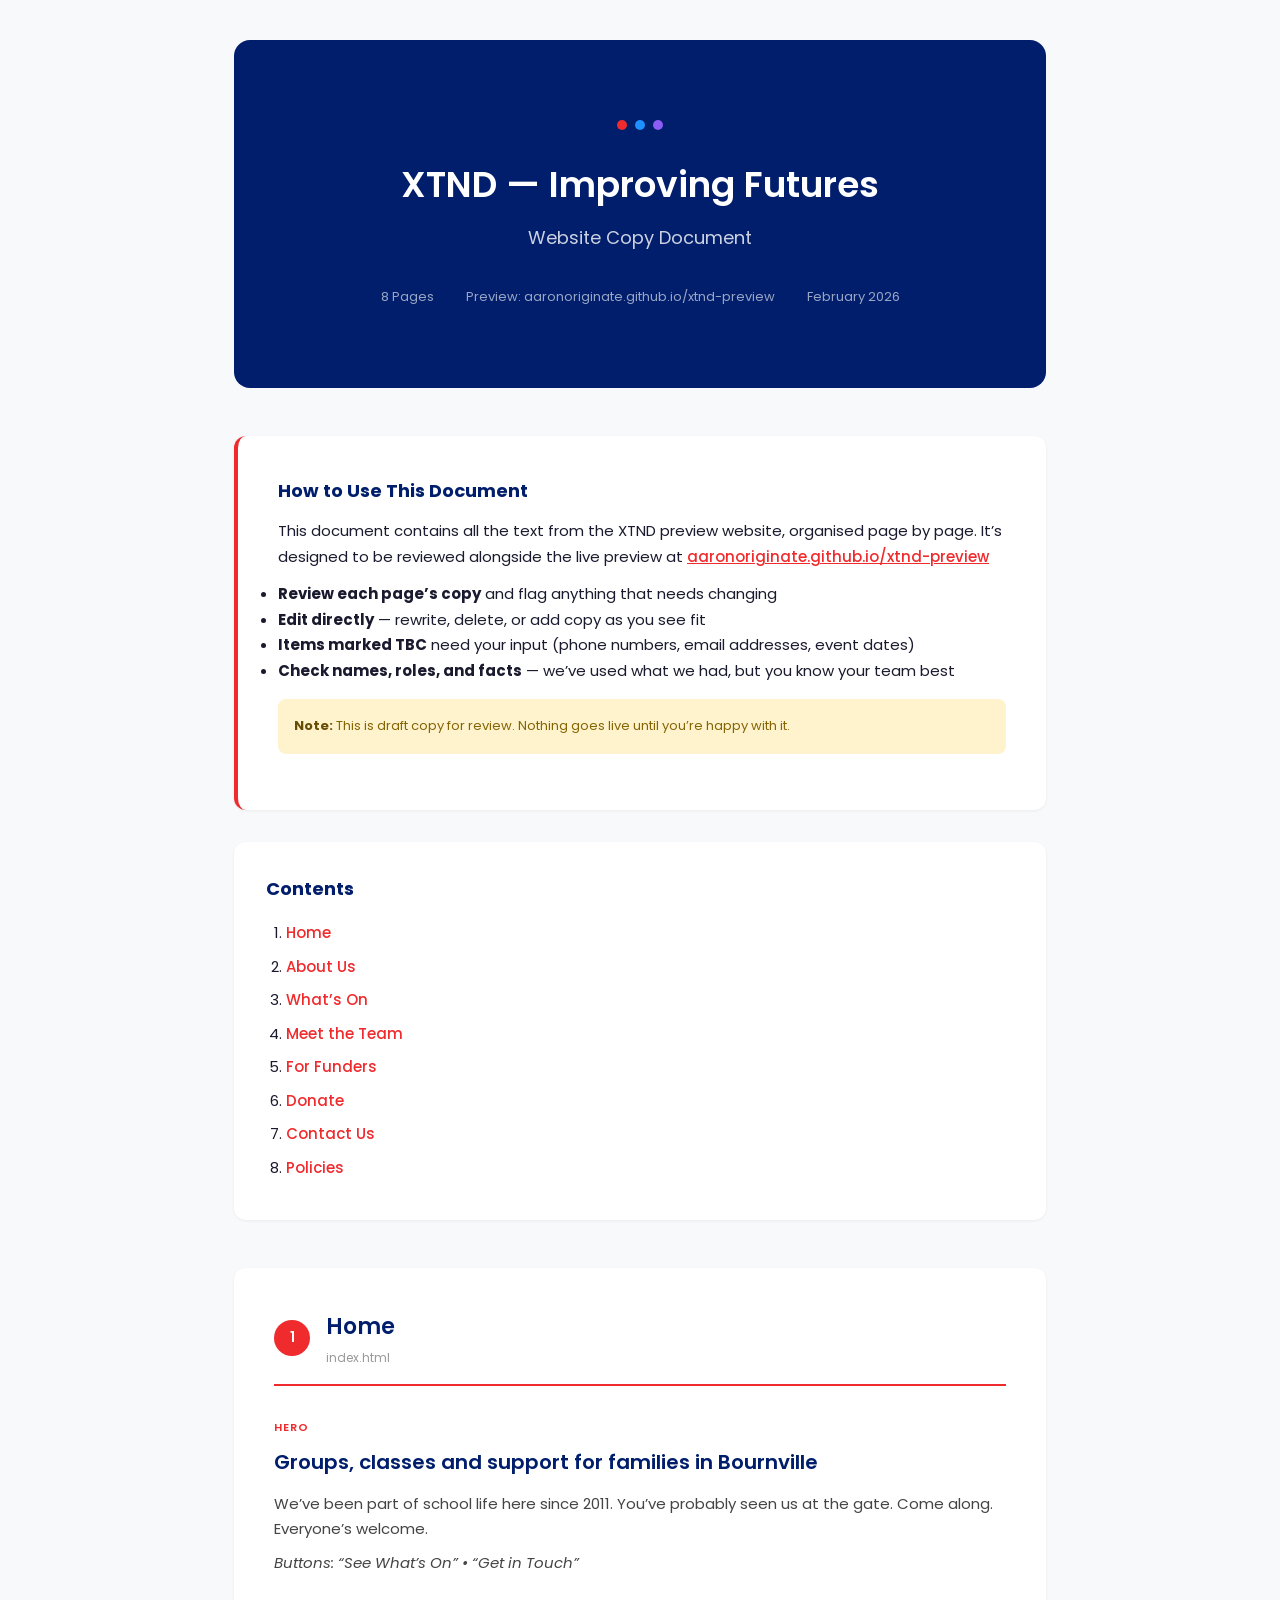
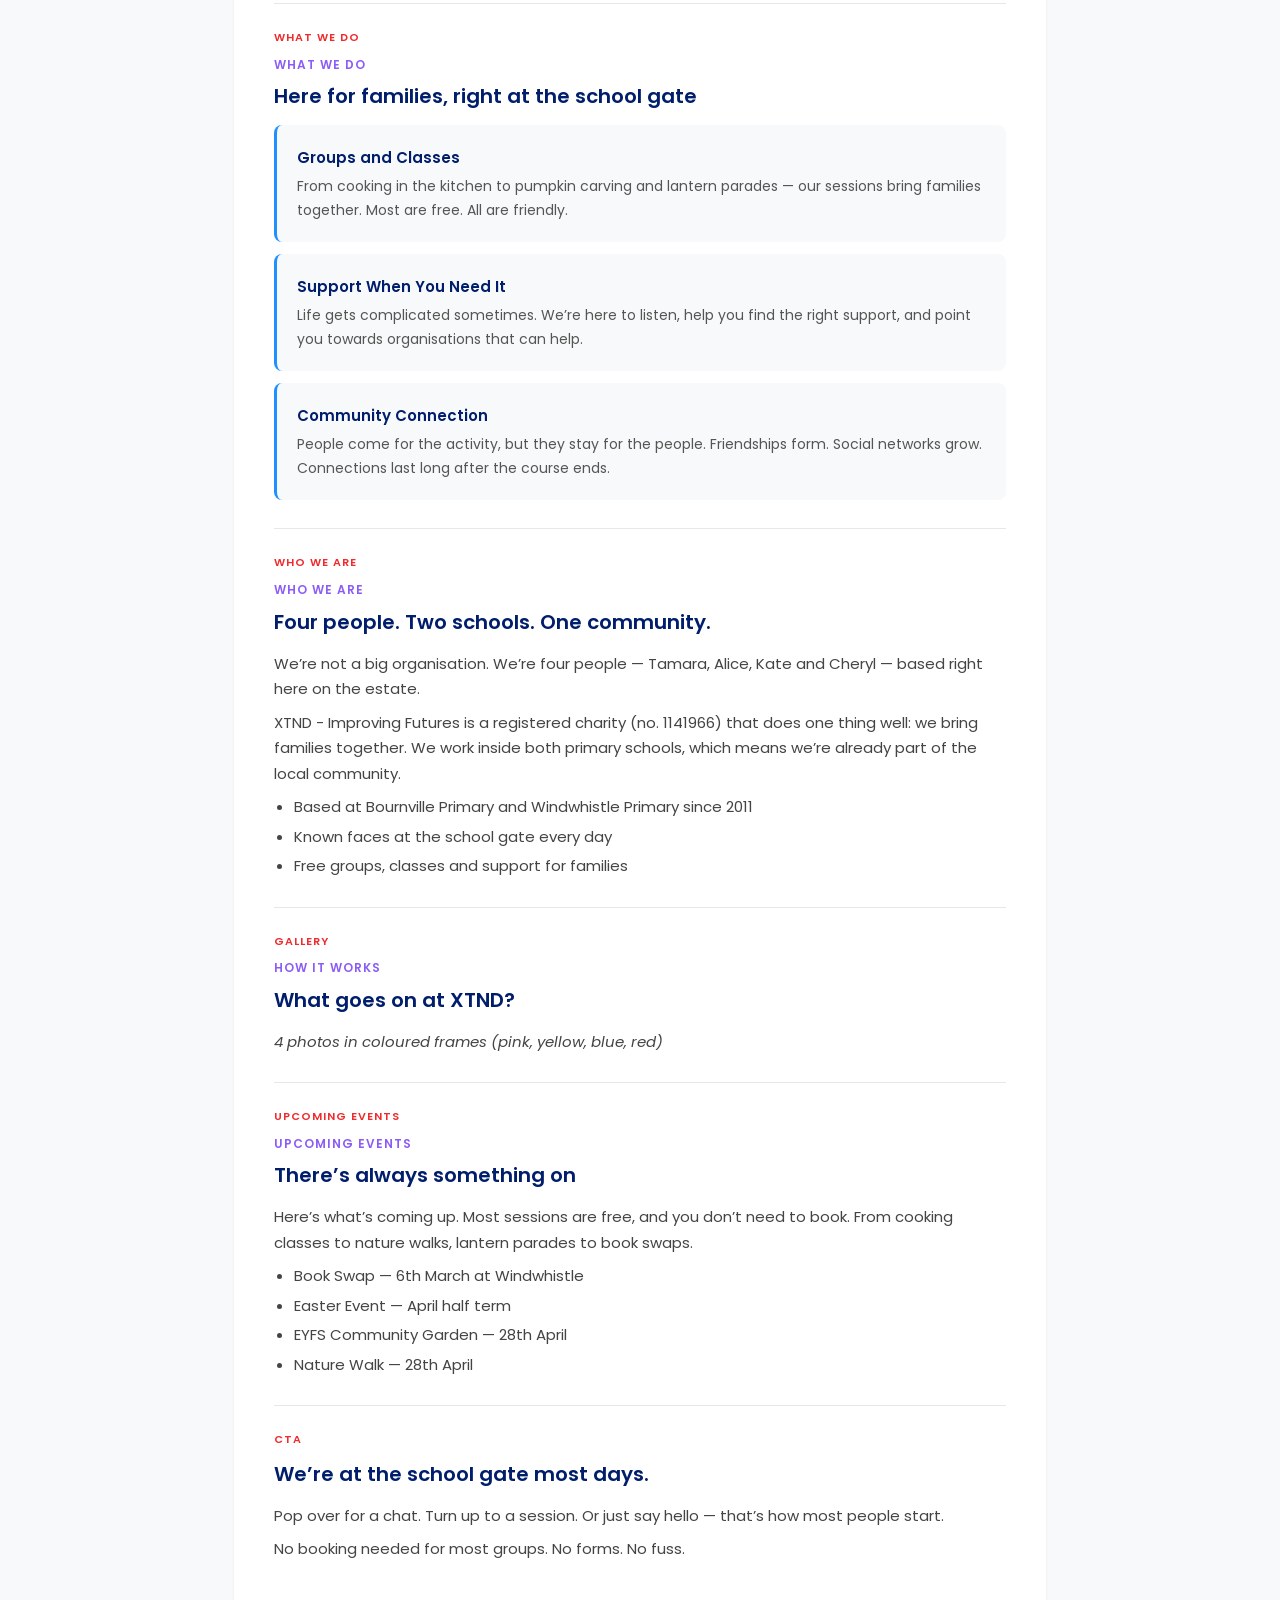
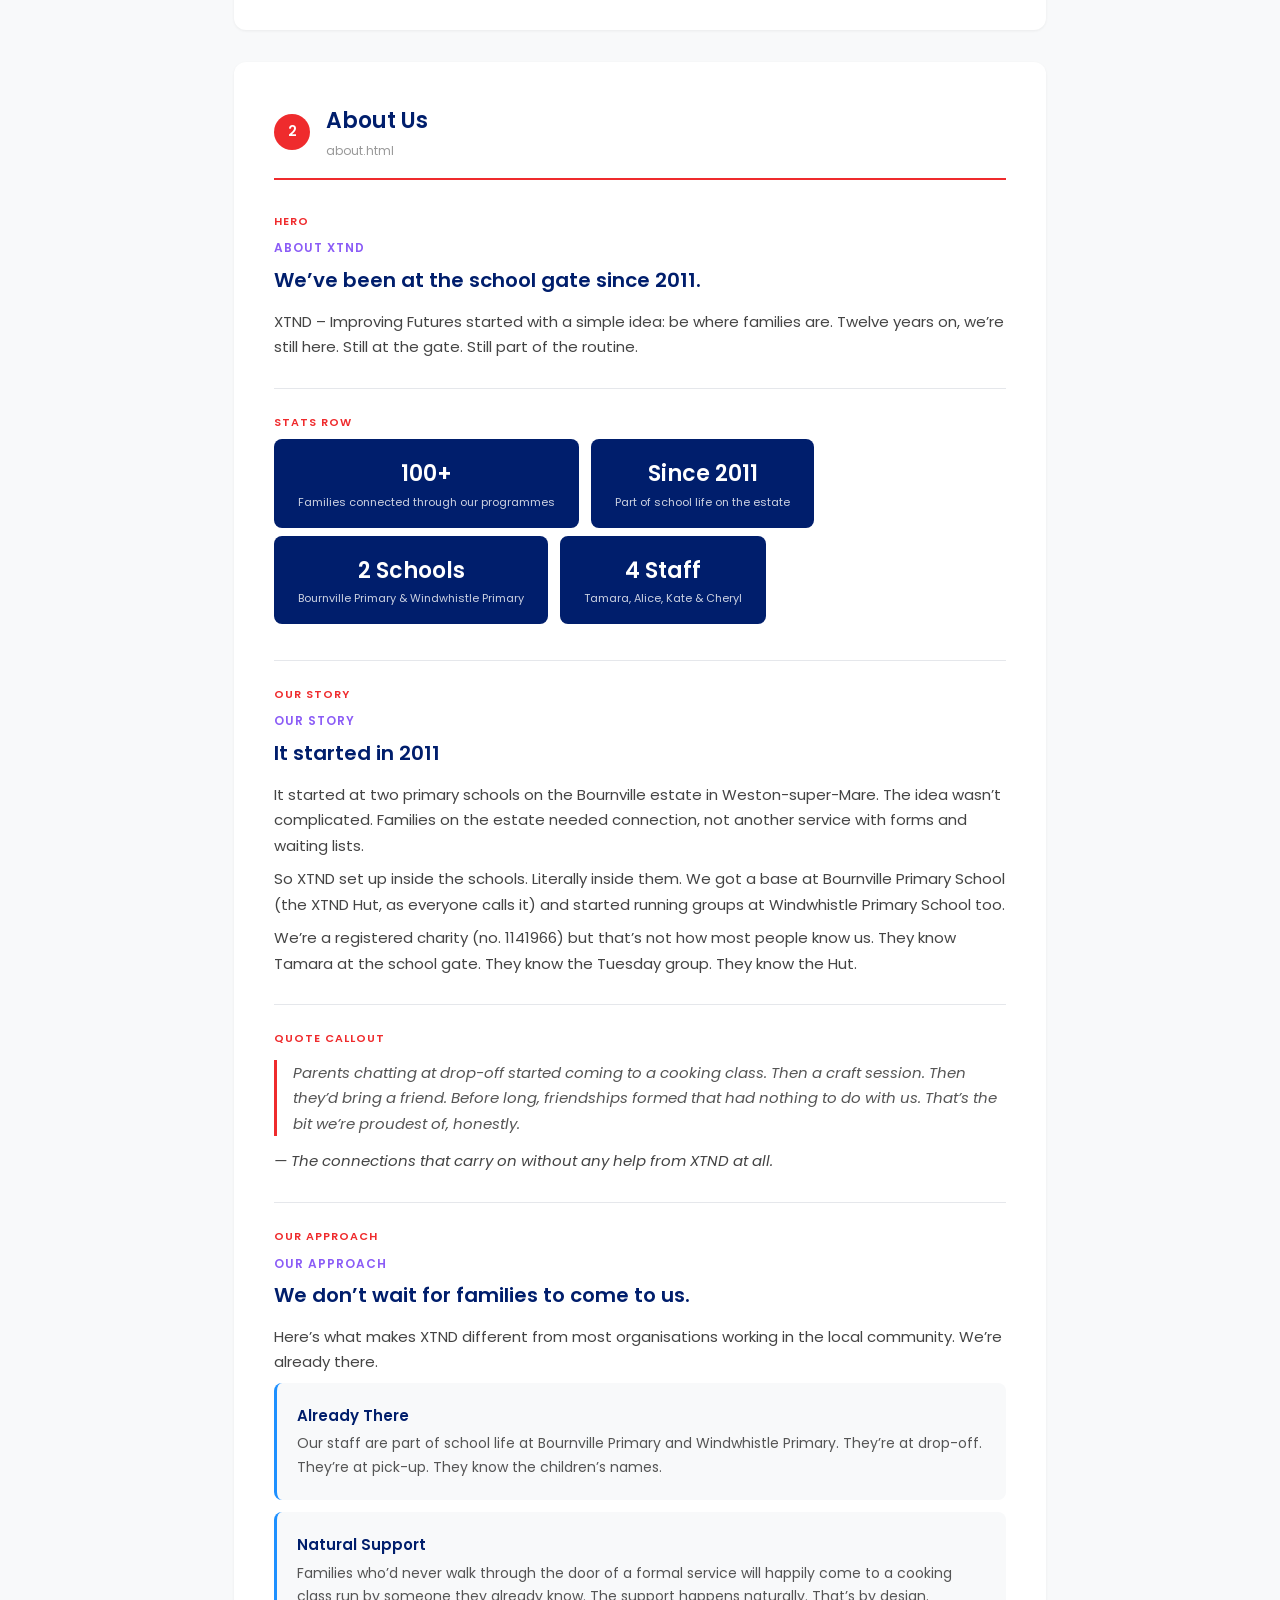
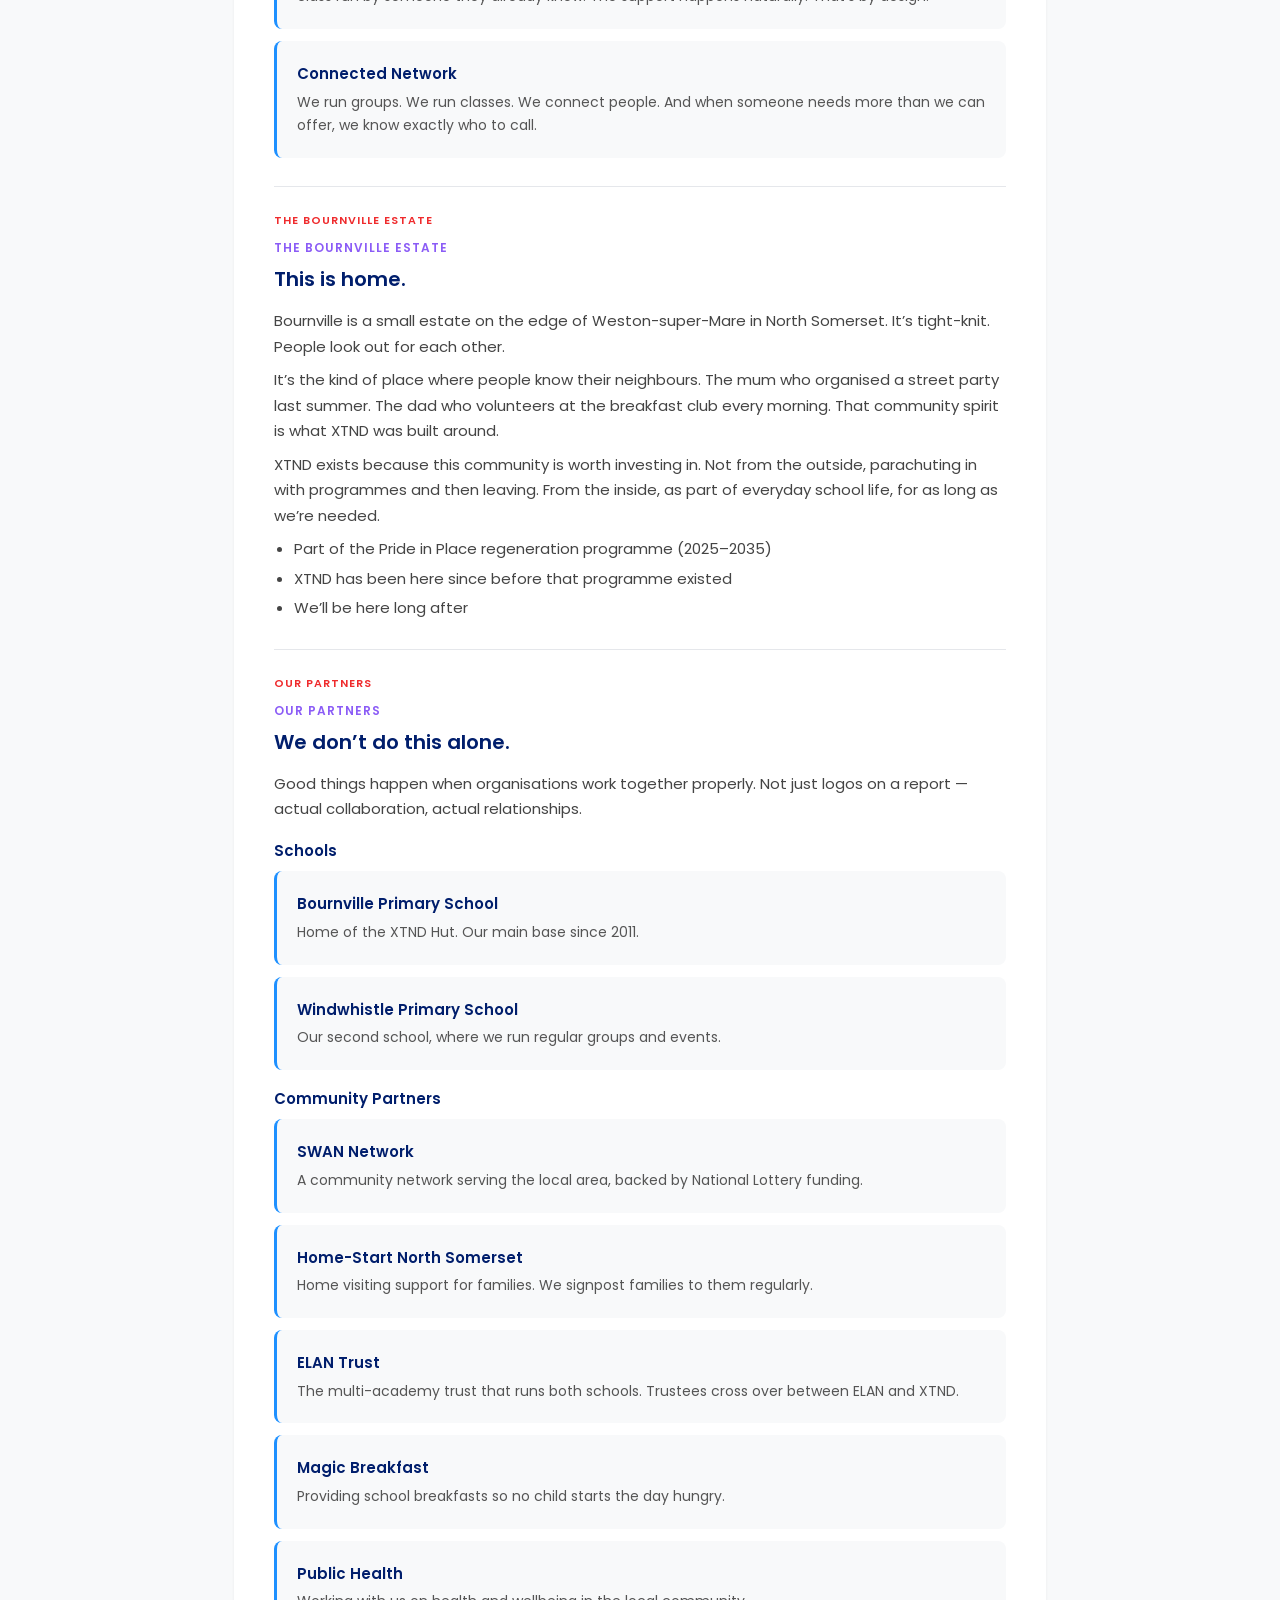
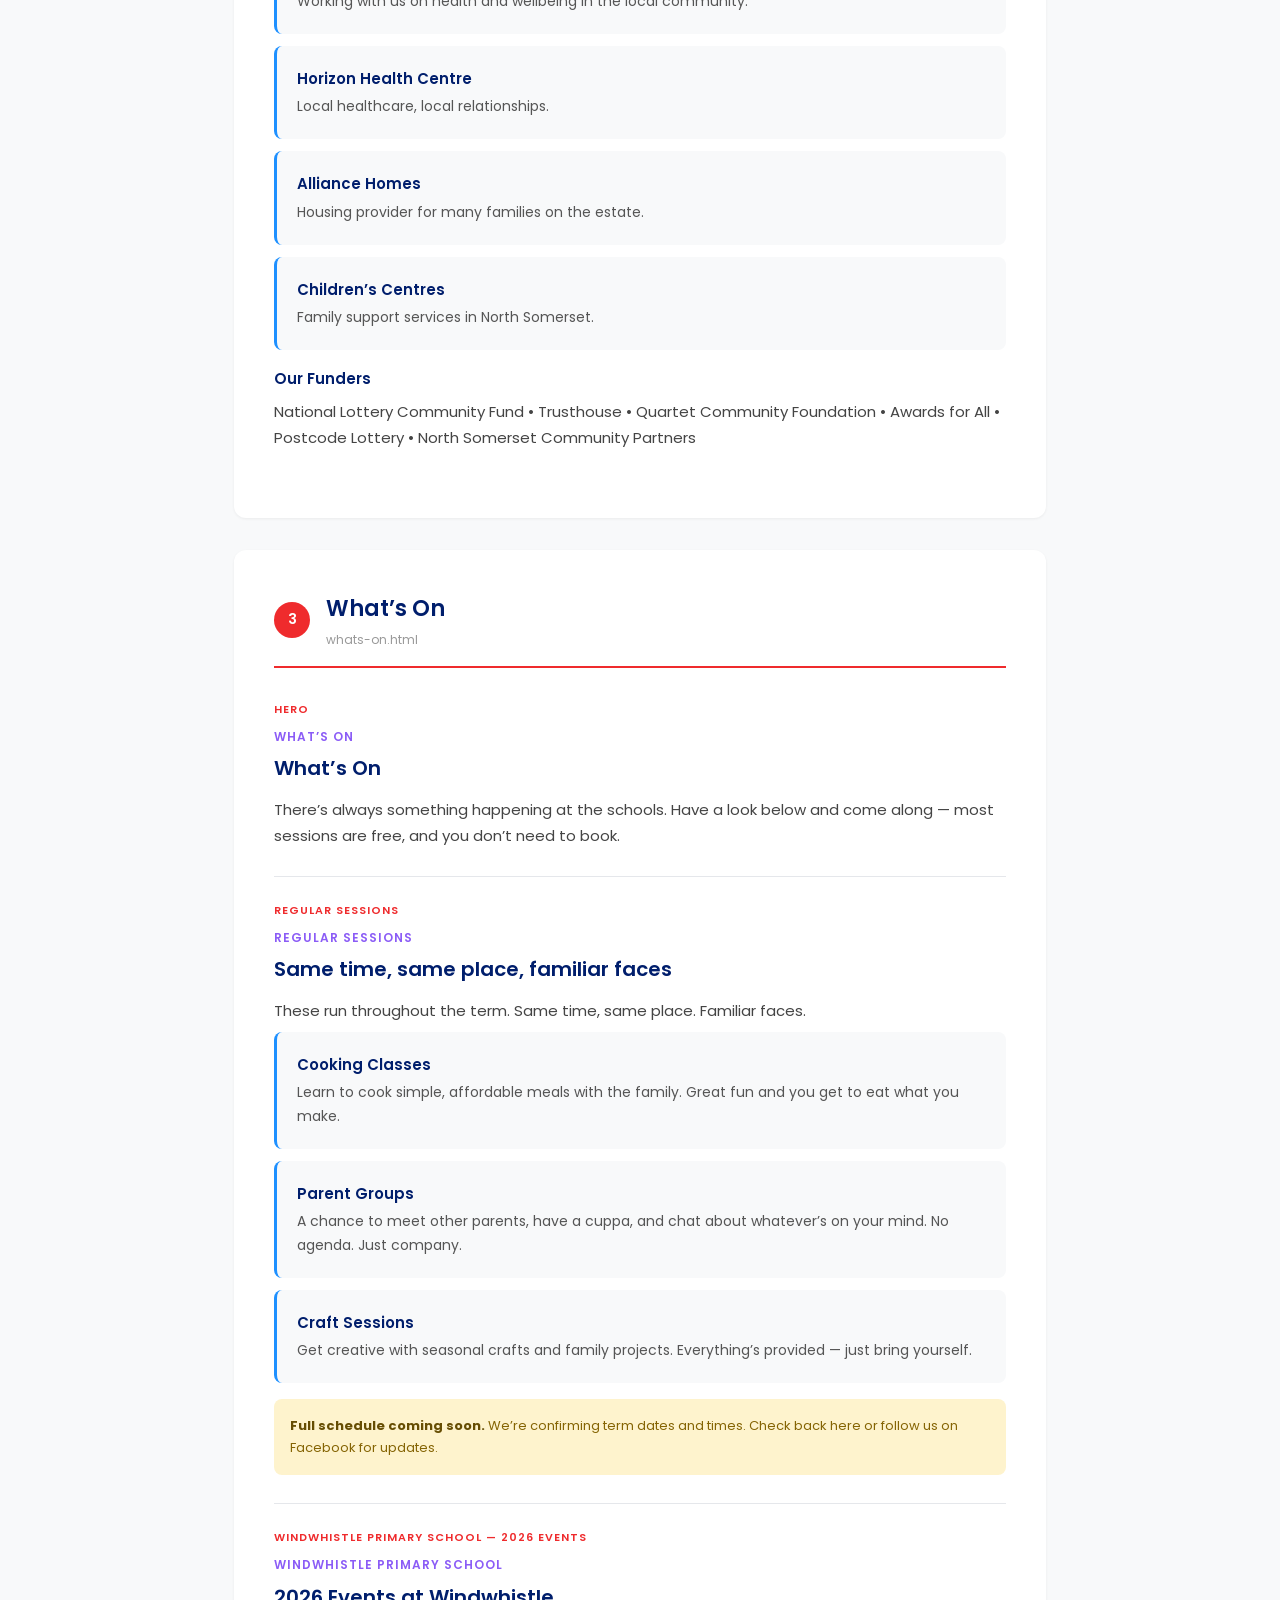
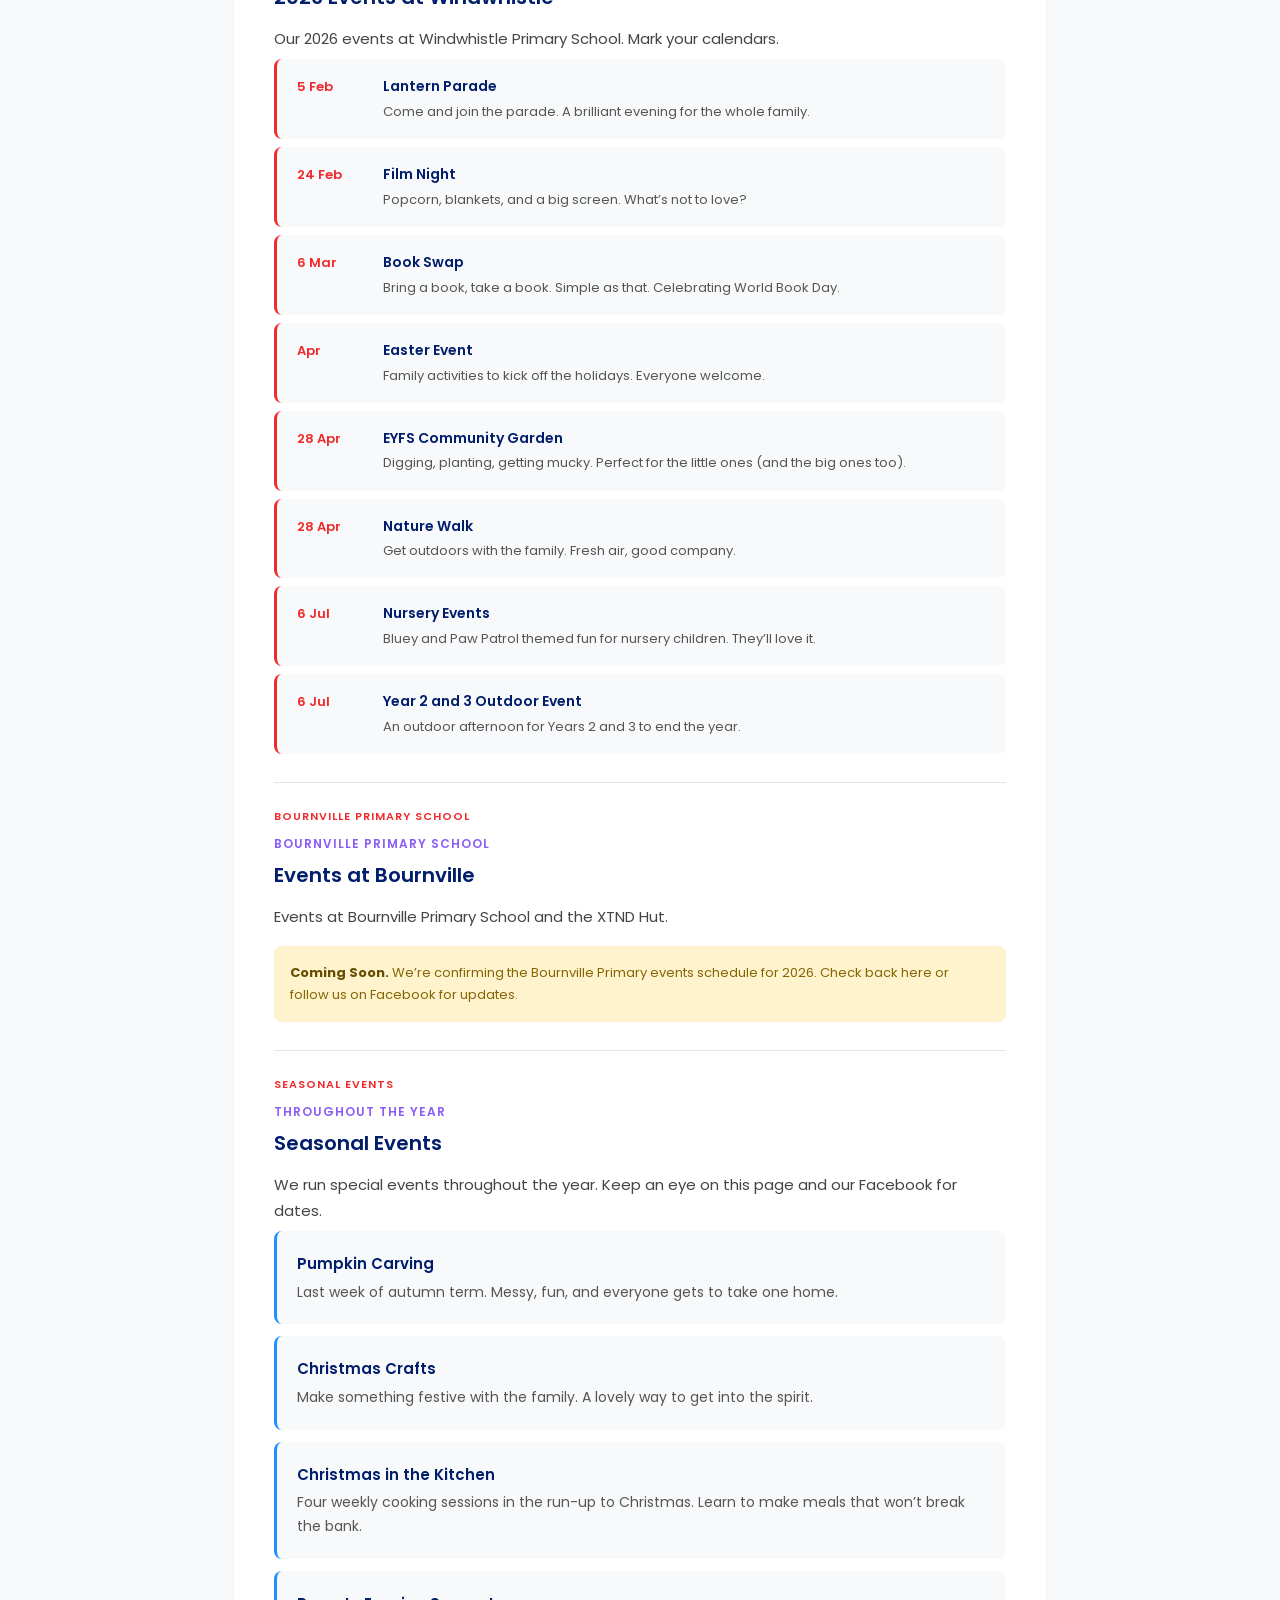
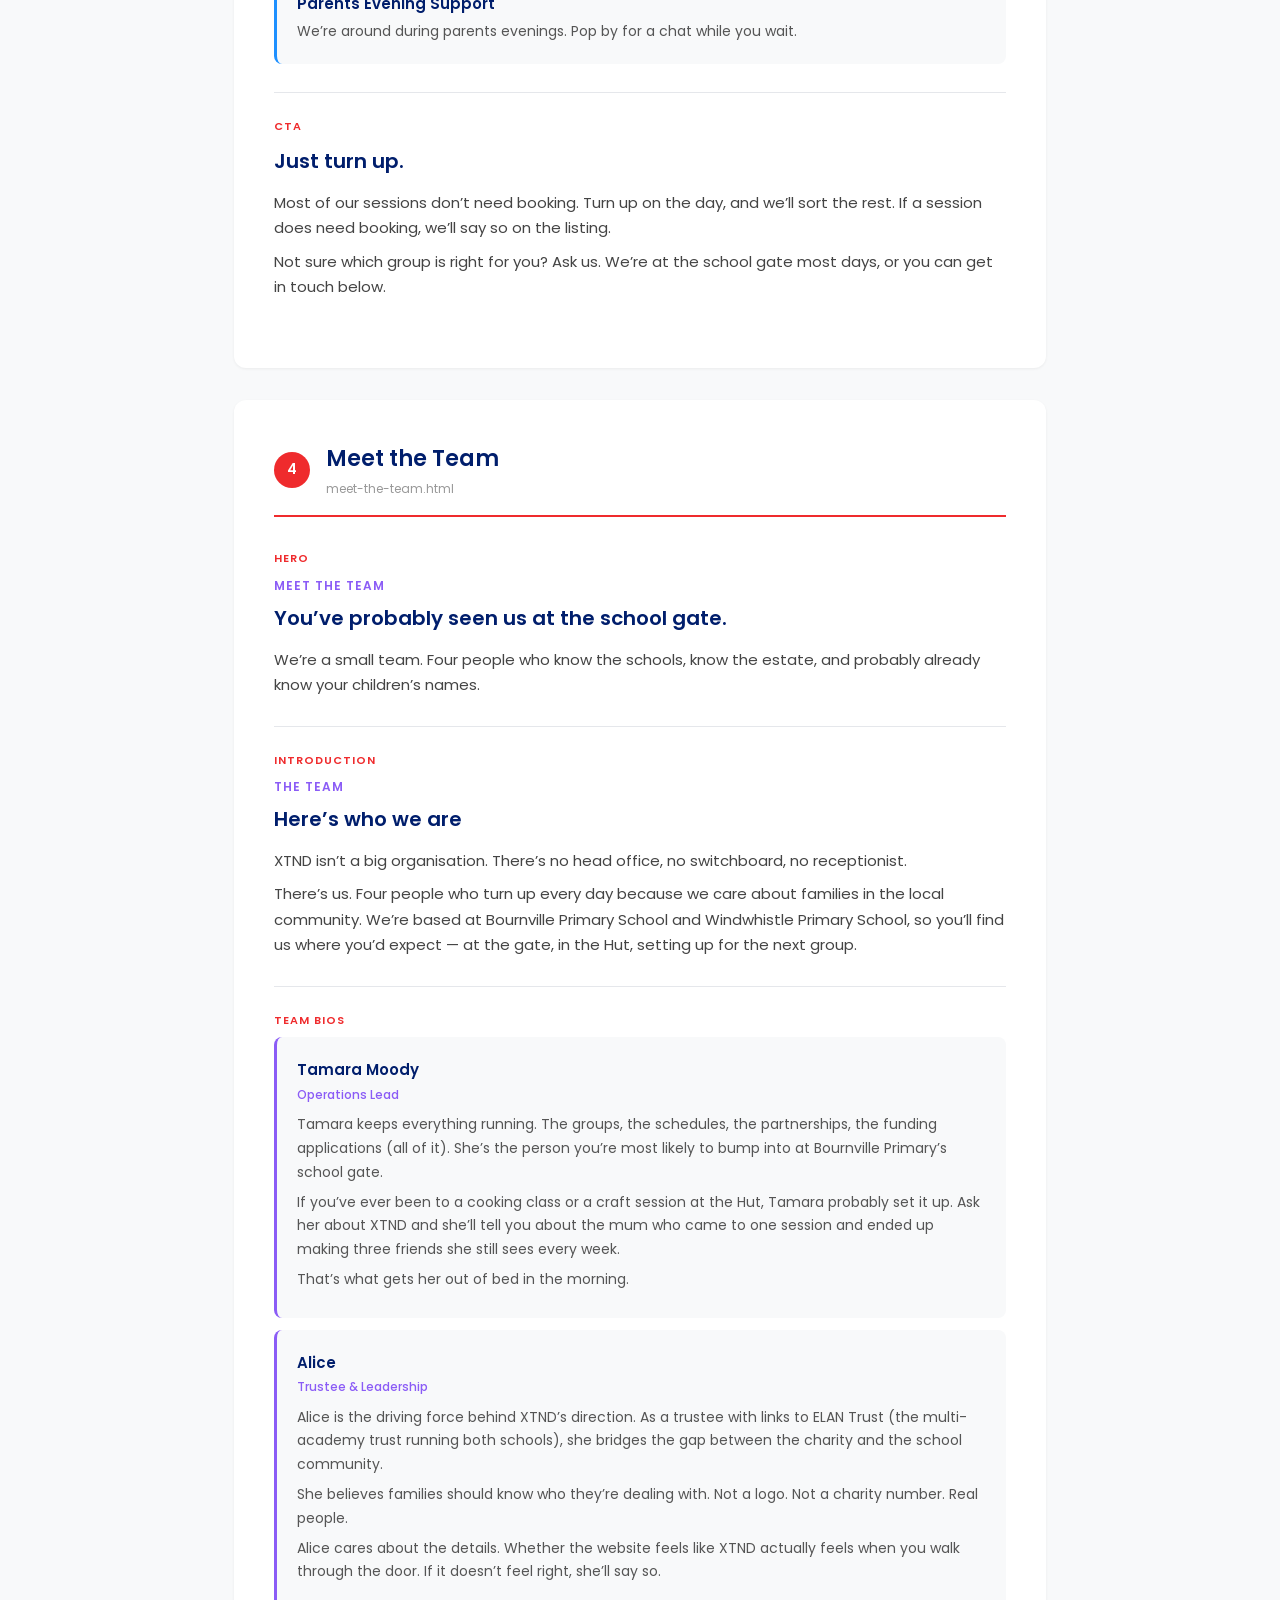
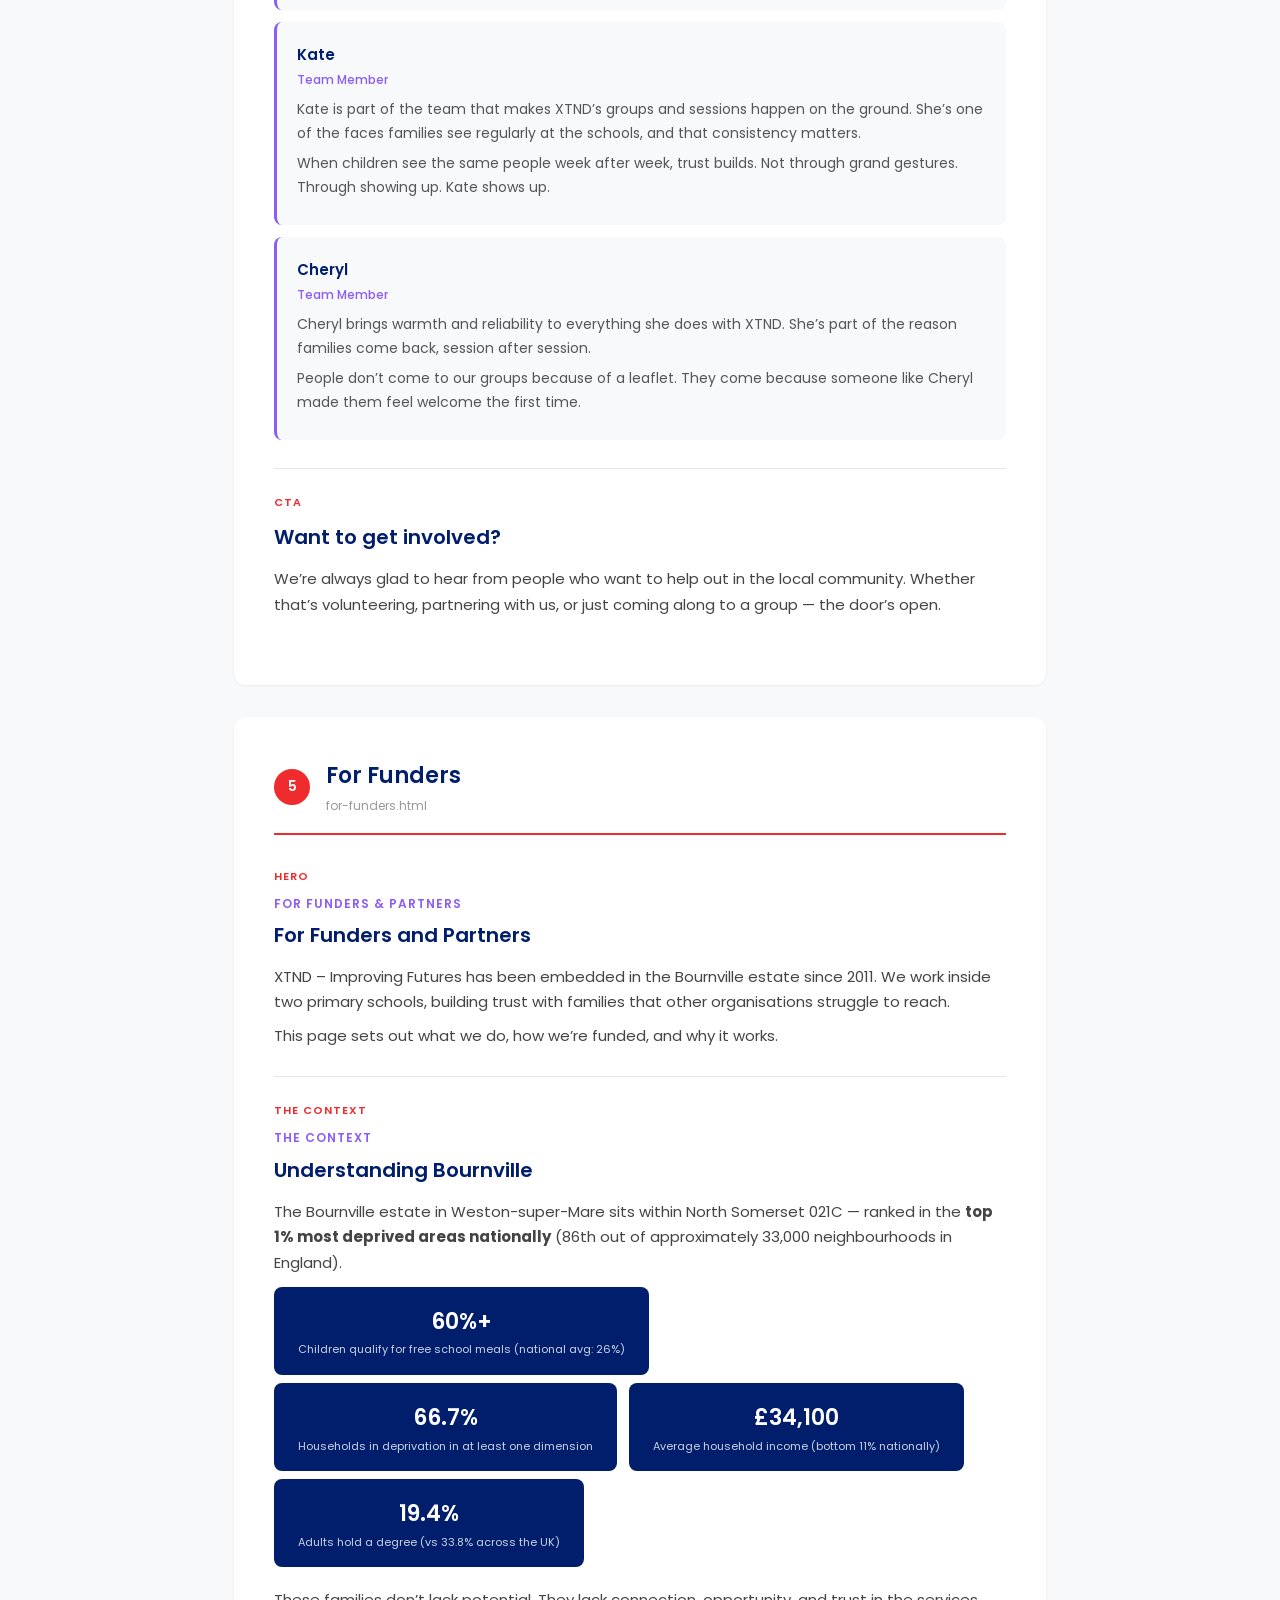
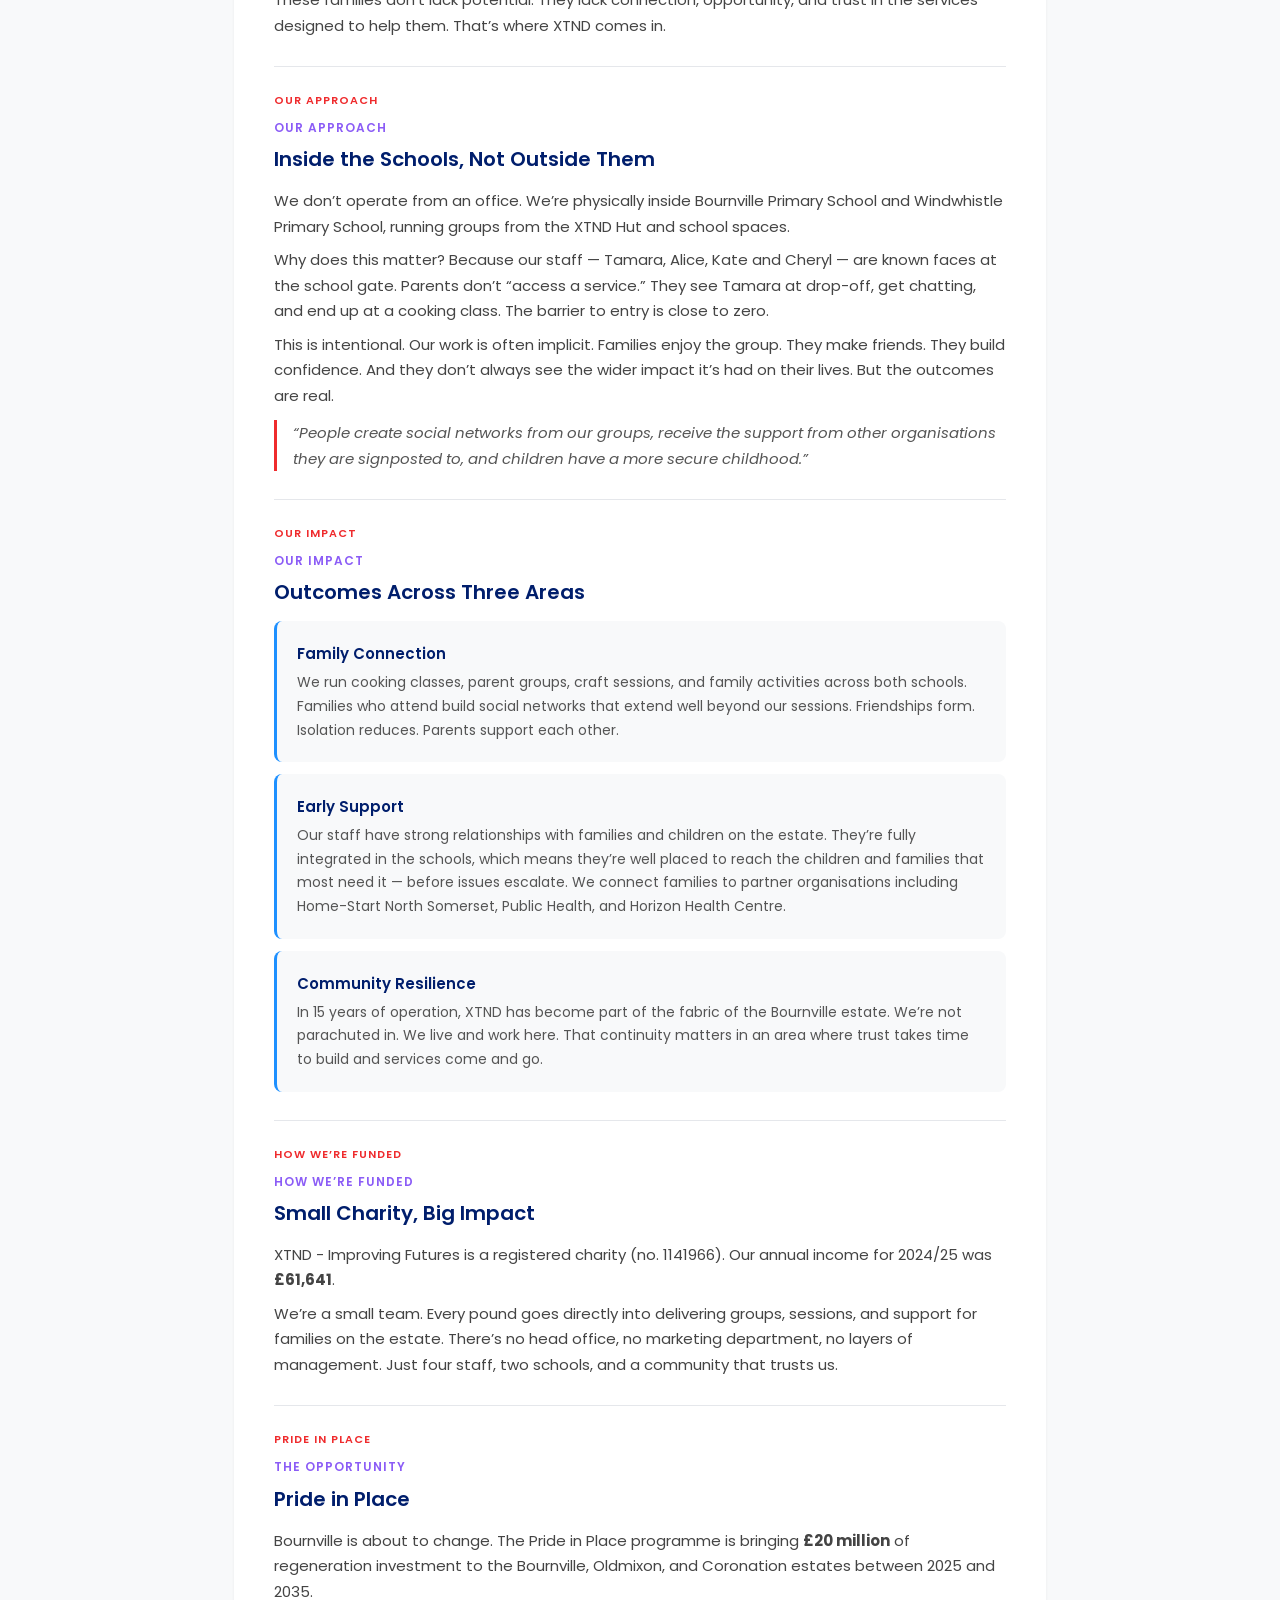
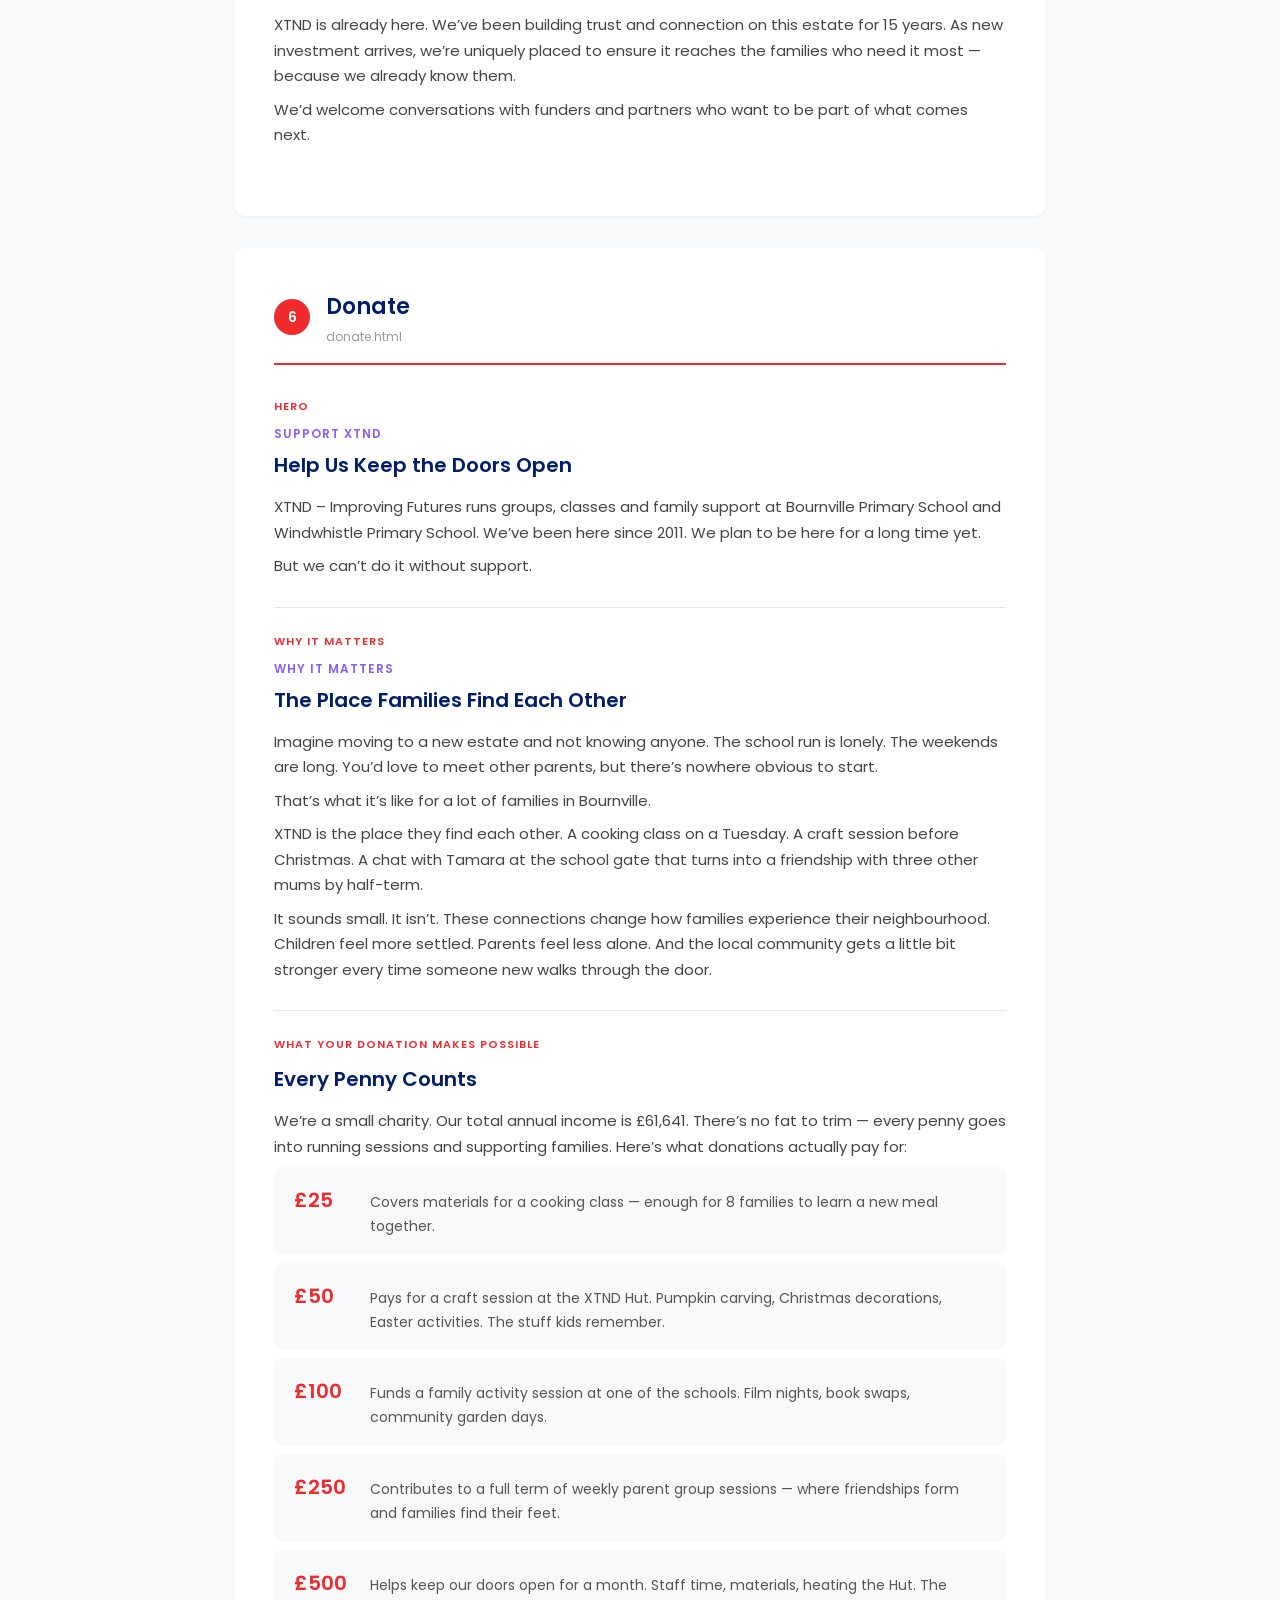
<file: XTND-Website-Copy.html>
<!DOCTYPE html>
<html lang="en">
<head>
  <meta charset="UTF-8">
  <meta name="viewport" content="width=device-width, initial-scale=1.0">
  <title>XTND Website Copy Document</title>
  <link rel="preconnect" href="https://fonts.googleapis.com">
  <link href="https://fonts.googleapis.com/css2?family=Poppins:wght@400;500;600&display=swap" rel="stylesheet">
  <style>
    * { margin: 0; padding: 0; box-sizing: border-box; }
    body { font-family: 'Poppins', sans-serif; color: #1a1a2e; background: #f8f9fa; line-height: 1.7; font-size: 15px; }
    .doc { max-width: 860px; margin: 0 auto; padding: 40px 24px 80px; }

    /* Cover */
    .cover { background: #001E6C; color: #fff; padding: 80px 48px; border-radius: 16px; margin-bottom: 48px; text-align: center; }
    .cover h1 { font-size: 36px; font-weight: 600; margin-bottom: 8px; }
    .cover .subtitle { font-size: 18px; opacity: 0.8; margin-bottom: 32px; }
    .cover .meta { display: flex; justify-content: center; gap: 32px; font-size: 13px; opacity: 0.6; }
    .cover .dots { display: flex; justify-content: center; gap: 8px; margin-bottom: 24px; }
    .cover .dot { width: 10px; height: 10px; border-radius: 50%; }
    .cover .dot--red { background: #EF2B2D; }
    .cover .dot--blue { background: #1E90FF; }
    .cover .dot--purple { background: #8B5CF6; }

    /* TOC */
    .toc { background: #fff; border-radius: 12px; padding: 32px; margin-bottom: 48px; box-shadow: 0 1px 3px rgba(0,0,0,0.06); }
    .toc h2 { font-size: 18px; margin-bottom: 16px; color: #001E6C; }
    .toc ol { padding-left: 20px; }
    .toc li { margin-bottom: 8px; }
    .toc a { color: #EF2B2D; text-decoration: none; font-weight: 500; }
    .toc a:hover { text-decoration: underline; }

    /* Page sections */
    .page { background: #fff; border-radius: 12px; padding: 40px; margin-bottom: 32px; box-shadow: 0 1px 3px rgba(0,0,0,0.06); }
    .page-header { display: flex; align-items: center; gap: 16px; margin-bottom: 32px; padding-bottom: 16px; border-bottom: 2px solid #EF2B2D; }
    .page-number { background: #EF2B2D; color: #fff; width: 36px; height: 36px; border-radius: 50%; display: flex; align-items: center; justify-content: center; font-weight: 600; font-size: 14px; flex-shrink: 0; }
    .page-title { font-size: 22px; font-weight: 600; color: #001E6C; }
    .page-url { font-size: 12px; color: #999; margin-top: 2px; }

    /* Section blocks */
    .section { margin-bottom: 28px; }
    .section-label { font-size: 11px; font-weight: 600; text-transform: uppercase; letter-spacing: 1px; color: #EF2B2D; margin-bottom: 8px; }
    .section h3 { font-size: 16px; font-weight: 600; color: #001E6C; margin-bottom: 4px; }
    .section p, .section li { color: #444; margin-bottom: 8px; }
    .section ul { padding-left: 20px; }
    .section ul li { margin-bottom: 4px; }
    .section blockquote { border-left: 3px solid #EF2B2D; padding-left: 16px; color: #555; font-style: italic; margin: 12px 0; }

    /* Eyebrow / heading combos */
    .eyebrow { font-size: 12px; font-weight: 600; text-transform: uppercase; letter-spacing: 1px; color: #8B5CF6; margin-bottom: 4px; }
    .heading { font-size: 20px; font-weight: 600; color: #001E6C; margin-bottom: 12px; }

    /* Cards / items */
    .card-block { background: #f8f9fa; border-radius: 8px; padding: 20px; margin-bottom: 12px; border-left: 3px solid #1E90FF; }
    .card-block h4 { font-size: 15px; font-weight: 600; color: #001E6C; margin-bottom: 4px; }
    .card-block p { margin-bottom: 0; font-size: 14px; color: #555; }

    .event-block { background: #f8f9fa; border-radius: 8px; padding: 16px 20px; margin-bottom: 8px; border-left: 3px solid #EF2B2D; display: flex; gap: 16px; align-items: baseline; }
    .event-block .date { font-weight: 600; color: #EF2B2D; white-space: nowrap; min-width: 70px; font-size: 13px; }
    .event-block .details h4 { font-size: 14px; font-weight: 600; color: #001E6C; margin-bottom: 2px; }
    .event-block .details p { font-size: 13px; color: #555; margin-bottom: 0; }

    .team-block { background: #f8f9fa; border-radius: 8px; padding: 20px; margin-bottom: 12px; border-left: 3px solid #8B5CF6; }
    .team-block h4 { font-size: 15px; font-weight: 600; color: #001E6C; margin-bottom: 2px; }
    .team-block .role { font-size: 12px; color: #8B5CF6; font-weight: 500; margin-bottom: 8px; }
    .team-block p { font-size: 14px; color: #555; margin-bottom: 6px; }

    .stat-block { display: inline-block; background: #001E6C; color: #fff; border-radius: 8px; padding: 16px 24px; margin: 0 8px 8px 0; text-align: center; }
    .stat-block .num { font-size: 22px; font-weight: 600; }
    .stat-block .label { font-size: 11px; opacity: 0.8; }

    .donation-block { display: flex; align-items: baseline; gap: 16px; background: #f8f9fa; border-radius: 8px; padding: 16px 20px; margin-bottom: 8px; }
    .donation-block .amount { font-size: 20px; font-weight: 600; color: #EF2B2D; min-width: 60px; }
    .donation-block p { font-size: 14px; color: #555; margin-bottom: 0; }

    .policy-block { background: #f8f9fa; border-radius: 8px; padding: 16px 20px; margin-bottom: 8px; }
    .policy-block h4 { font-size: 14px; font-weight: 600; color: #001E6C; margin-bottom: 2px; }
    .policy-block p { font-size: 13px; color: #555; margin-bottom: 0; }

    /* Notes */
    .note { background: #FEF3CD; border-radius: 8px; padding: 16px; margin: 16px 0; font-size: 13px; color: #856404; }
    .note strong { color: #664d03; }

    /* Divider */
    .divider { border: none; border-top: 1px solid #e5e7eb; margin: 24px 0; }

    /* Footer */
    .doc-footer { text-align: center; padding: 32px; font-size: 12px; color: #999; }

    /* Print */
    @media print {
      body { background: #fff; font-size: 11pt; }
      .doc { padding: 0; }
      .cover { page-break-after: always; }
      .page { box-shadow: none; border: 1px solid #e5e7eb; page-break-inside: avoid; }
    }
  </style>
</head>
<body>
  <div class="doc">

    <!-- Cover -->
    <div class="cover">
      <div class="dots">
        <span class="dot dot--red"></span>
        <span class="dot dot--blue"></span>
        <span class="dot dot--purple"></span>
      </div>
      <h1>XTND &mdash; Improving Futures</h1>
      <p class="subtitle">Website Copy Document</p>
      <div class="meta">
        <span>8 Pages</span>
        <span>Preview: aaronoriginate.github.io/xtnd-preview</span>
        <span>February 2026</span>
      </div>
    </div>

    <!-- Instructions -->
    <div class="page" style="border-left: 4px solid #EF2B2D;">
      <h2 style="font-size: 18px; color: #001E6C; margin-bottom: 12px;">How to Use This Document</h2>
      <p>This document contains all the text from the XTND preview website, organised page by page. It&rsquo;s designed to be reviewed alongside the live preview at <a href="https://aaronoriginate.github.io/xtnd-preview/" style="color: #EF2B2D; font-weight: 500;">aaronoriginate.github.io/xtnd-preview</a></p>
      <ul style="margin-top: 12px;">
        <li><strong>Review each page&rsquo;s copy</strong> and flag anything that needs changing</li>
        <li><strong>Edit directly</strong> &mdash; rewrite, delete, or add copy as you see fit</li>
        <li><strong>Items marked TBC</strong> need your input (phone numbers, email addresses, event dates)</li>
        <li><strong>Check names, roles, and facts</strong> &mdash; we&rsquo;ve used what we had, but you know your team best</li>
      </ul>
      <div class="note">
        <strong>Note:</strong> This is draft copy for review. Nothing goes live until you&rsquo;re happy with it.
      </div>
    </div>

    <!-- TOC -->
    <div class="toc">
      <h2>Contents</h2>
      <ol>
        <li><a href="#home">Home</a></li>
        <li><a href="#about">About Us</a></li>
        <li><a href="#whats-on">What&rsquo;s On</a></li>
        <li><a href="#meet-team">Meet the Team</a></li>
        <li><a href="#funders">For Funders</a></li>
        <li><a href="#donate">Donate</a></li>
        <li><a href="#contact">Contact Us</a></li>
        <li><a href="#policies">Policies</a></li>
      </ol>
    </div>

    <!-- ==================== PAGE 1: HOME ==================== -->
    <div class="page" id="home">
      <div class="page-header">
        <div class="page-number">1</div>
        <div>
          <div class="page-title">Home</div>
          <div class="page-url">index.html</div>
        </div>
      </div>

      <div class="section">
        <div class="section-label">Hero</div>
        <div class="heading">Groups, classes and support for families in Bournville</div>
        <p>We&rsquo;ve been part of school life here since 2011. You&rsquo;ve probably seen us at the gate. Come along. Everyone&rsquo;s welcome.</p>
        <p><em>Buttons: &ldquo;See What&rsquo;s On&rdquo; &bull; &ldquo;Get in Touch&rdquo;</em></p>
      </div>

      <hr class="divider">

      <div class="section">
        <div class="section-label">What We Do</div>
        <div class="eyebrow">What We Do</div>
        <div class="heading">Here for families, right at the school gate</div>

        <div class="card-block">
          <h4>Groups and Classes</h4>
          <p>From cooking in the kitchen to pumpkin carving and lantern parades &mdash; our sessions bring families together. Most are free. All are friendly.</p>
        </div>
        <div class="card-block">
          <h4>Support When You Need It</h4>
          <p>Life gets complicated sometimes. We&rsquo;re here to listen, help you find the right support, and point you towards organisations that can help.</p>
        </div>
        <div class="card-block">
          <h4>Community Connection</h4>
          <p>People come for the activity, but they stay for the people. Friendships form. Social networks grow. Connections last long after the course ends.</p>
        </div>
      </div>

      <hr class="divider">

      <div class="section">
        <div class="section-label">Who We Are</div>
        <div class="eyebrow">Who We Are</div>
        <div class="heading">Four people. Two schools. One community.</div>
        <p>We&rsquo;re not a big organisation. We&rsquo;re four people &mdash; Tamara, Alice, Kate and Cheryl &mdash; based right here on the estate.</p>
        <p>XTND - Improving Futures is a registered charity (no. 1141966) that does one thing well: we bring families together. We work inside both primary schools, which means we&rsquo;re already part of the local community.</p>
        <ul>
          <li>Based at Bournville Primary and Windwhistle Primary since 2011</li>
          <li>Known faces at the school gate every day</li>
          <li>Free groups, classes and support for families</li>
        </ul>
      </div>

      <hr class="divider">

      <div class="section">
        <div class="section-label">Gallery</div>
        <div class="eyebrow">How it works</div>
        <div class="heading">What goes on at XTND?</div>
        <p><em>4 photos in coloured frames (pink, yellow, blue, red)</em></p>
      </div>

      <hr class="divider">

      <div class="section">
        <div class="section-label">Upcoming Events</div>
        <div class="eyebrow">Upcoming Events</div>
        <div class="heading">There&rsquo;s always something on</div>
        <p>Here&rsquo;s what&rsquo;s coming up. Most sessions are free, and you don&rsquo;t need to book. From cooking classes to nature walks, lantern parades to book swaps.</p>
        <ul>
          <li>Book Swap &mdash; 6th March at Windwhistle</li>
          <li>Easter Event &mdash; April half term</li>
          <li>EYFS Community Garden &mdash; 28th April</li>
          <li>Nature Walk &mdash; 28th April</li>
        </ul>
      </div>

      <hr class="divider">

      <div class="section">
        <div class="section-label">CTA</div>
        <div class="heading">We&rsquo;re at the school gate most days.</div>
        <p>Pop over for a chat. Turn up to a session. Or just say hello &mdash; that&rsquo;s how most people start.</p>
        <p>No booking needed for most groups. No forms. No fuss.</p>
      </div>
    </div>

    <!-- ==================== PAGE 2: ABOUT ==================== -->
    <div class="page" id="about">
      <div class="page-header">
        <div class="page-number">2</div>
        <div>
          <div class="page-title">About Us</div>
          <div class="page-url">about.html</div>
        </div>
      </div>

      <div class="section">
        <div class="section-label">Hero</div>
        <div class="eyebrow">About XTND</div>
        <div class="heading">We&rsquo;ve been at the school gate since 2011.</div>
        <p>XTND &ndash; Improving Futures started with a simple idea: be where families are. Twelve years on, we&rsquo;re still here. Still at the gate. Still part of the routine.</p>
      </div>

      <hr class="divider">

      <div class="section">
        <div class="section-label">Stats Row</div>
        <div class="stat-block"><div class="num">100+</div><div class="label">Families connected through our programmes</div></div>
        <div class="stat-block"><div class="num">Since 2011</div><div class="label">Part of school life on the estate</div></div>
        <div class="stat-block"><div class="num">2 Schools</div><div class="label">Bournville Primary &amp; Windwhistle Primary</div></div>
        <div class="stat-block"><div class="num">4 Staff</div><div class="label">Tamara, Alice, Kate &amp; Cheryl</div></div>
      </div>

      <hr class="divider">

      <div class="section">
        <div class="section-label">Our Story</div>
        <div class="eyebrow">Our Story</div>
        <div class="heading">It started in 2011</div>
        <p>It started at two primary schools on the Bournville estate in Weston-super-Mare. The idea wasn&rsquo;t complicated. Families on the estate needed connection, not another service with forms and waiting lists.</p>
        <p>So XTND set up inside the schools. Literally inside them. We got a base at Bournville Primary School (the XTND Hut, as everyone calls it) and started running groups at Windwhistle Primary School too.</p>
        <p>We&rsquo;re a registered charity (no. 1141966) but that&rsquo;s not how most people know us. They know Tamara at the school gate. They know the Tuesday group. They know the Hut.</p>
      </div>

      <hr class="divider">

      <div class="section">
        <div class="section-label">Quote Callout</div>
        <blockquote>Parents chatting at drop-off started coming to a cooking class. Then a craft session. Then they&rsquo;d bring a friend. Before long, friendships formed that had nothing to do with us. That&rsquo;s the bit we&rsquo;re proudest of, honestly.</blockquote>
        <p><em>&mdash; The connections that carry on without any help from XTND at all.</em></p>
      </div>

      <hr class="divider">

      <div class="section">
        <div class="section-label">Our Approach</div>
        <div class="eyebrow">Our Approach</div>
        <div class="heading">We don&rsquo;t wait for families to come to us.</div>
        <p>Here&rsquo;s what makes XTND different from most organisations working in the local community. We&rsquo;re already there.</p>

        <div class="card-block">
          <h4>Already There</h4>
          <p>Our staff are part of school life at Bournville Primary and Windwhistle Primary. They&rsquo;re at drop-off. They&rsquo;re at pick-up. They know the children&rsquo;s names.</p>
        </div>
        <div class="card-block">
          <h4>Natural Support</h4>
          <p>Families who&rsquo;d never walk through the door of a formal service will happily come to a cooking class run by someone they already know. The support happens naturally. That&rsquo;s by design.</p>
        </div>
        <div class="card-block">
          <h4>Connected Network</h4>
          <p>We run groups. We run classes. We connect people. And when someone needs more than we can offer, we know exactly who to call.</p>
        </div>
      </div>

      <hr class="divider">

      <div class="section">
        <div class="section-label">The Bournville Estate</div>
        <div class="eyebrow">The Bournville Estate</div>
        <div class="heading">This is home.</div>
        <p>Bournville is a small estate on the edge of Weston-super-Mare in North Somerset. It&rsquo;s tight-knit. People look out for each other.</p>
        <p>It&rsquo;s the kind of place where people know their neighbours. The mum who organised a street party last summer. The dad who volunteers at the breakfast club every morning. That community spirit is what XTND was built around.</p>
        <p>XTND exists because this community is worth investing in. Not from the outside, parachuting in with programmes and then leaving. From the inside, as part of everyday school life, for as long as we&rsquo;re needed.</p>
        <ul>
          <li>Part of the Pride in Place regeneration programme (2025&ndash;2035)</li>
          <li>XTND has been here since before that programme existed</li>
          <li>We&rsquo;ll be here long after</li>
        </ul>
      </div>

      <hr class="divider">

      <div class="section">
        <div class="section-label">Our Partners</div>
        <div class="eyebrow">Our Partners</div>
        <div class="heading">We don&rsquo;t do this alone.</div>
        <p>Good things happen when organisations work together properly. Not just logos on a report &mdash; actual collaboration, actual relationships.</p>

        <h3 style="margin: 16px 0 8px; font-size: 15px;">Schools</h3>
        <div class="card-block">
          <h4>Bournville Primary School</h4>
          <p>Home of the XTND Hut. Our main base since 2011.</p>
        </div>
        <div class="card-block">
          <h4>Windwhistle Primary School</h4>
          <p>Our second school, where we run regular groups and events.</p>
        </div>

        <h3 style="margin: 16px 0 8px; font-size: 15px;">Community Partners</h3>
        <div class="card-block"><h4>SWAN Network</h4><p>A community network serving the local area, backed by National Lottery funding.</p></div>
        <div class="card-block"><h4>Home-Start North Somerset</h4><p>Home visiting support for families. We signpost families to them regularly.</p></div>
        <div class="card-block"><h4>ELAN Trust</h4><p>The multi-academy trust that runs both schools. Trustees cross over between ELAN and XTND.</p></div>
        <div class="card-block"><h4>Magic Breakfast</h4><p>Providing school breakfasts so no child starts the day hungry.</p></div>
        <div class="card-block"><h4>Public Health</h4><p>Working with us on health and wellbeing in the local community.</p></div>
        <div class="card-block"><h4>Horizon Health Centre</h4><p>Local healthcare, local relationships.</p></div>
        <div class="card-block"><h4>Alliance Homes</h4><p>Housing provider for many families on the estate.</p></div>
        <div class="card-block"><h4>Children&rsquo;s Centres</h4><p>Family support services in North Somerset.</p></div>

        <h3 style="margin: 16px 0 8px; font-size: 15px;">Our Funders</h3>
        <p>National Lottery Community Fund &bull; Trusthouse &bull; Quartet Community Foundation &bull; Awards for All &bull; Postcode Lottery &bull; North Somerset Community Partners</p>
      </div>
    </div>

    <!-- ==================== PAGE 3: WHAT'S ON ==================== -->
    <div class="page" id="whats-on">
      <div class="page-header">
        <div class="page-number">3</div>
        <div>
          <div class="page-title">What&rsquo;s On</div>
          <div class="page-url">whats-on.html</div>
        </div>
      </div>

      <div class="section">
        <div class="section-label">Hero</div>
        <div class="eyebrow">What&rsquo;s On</div>
        <div class="heading">What&rsquo;s On</div>
        <p>There&rsquo;s always something happening at the schools. Have a look below and come along &mdash; most sessions are free, and you don&rsquo;t need to book.</p>
      </div>

      <hr class="divider">

      <div class="section">
        <div class="section-label">Regular Sessions</div>
        <div class="eyebrow">Regular Sessions</div>
        <div class="heading">Same time, same place, familiar faces</div>
        <p>These run throughout the term. Same time, same place. Familiar faces.</p>

        <div class="card-block">
          <h4>Cooking Classes</h4>
          <p>Learn to cook simple, affordable meals with the family. Great fun and you get to eat what you make.</p>
        </div>
        <div class="card-block">
          <h4>Parent Groups</h4>
          <p>A chance to meet other parents, have a cuppa, and chat about whatever&rsquo;s on your mind. No agenda. Just company.</p>
        </div>
        <div class="card-block">
          <h4>Craft Sessions</h4>
          <p>Get creative with seasonal crafts and family projects. Everything&rsquo;s provided &mdash; just bring yourself.</p>
        </div>

        <div class="note">
          <strong>Full schedule coming soon.</strong> We&rsquo;re confirming term dates and times. Check back here or follow us on Facebook for updates.
        </div>
      </div>

      <hr class="divider">

      <div class="section">
        <div class="section-label">Windwhistle Primary School &mdash; 2026 Events</div>
        <div class="eyebrow">Windwhistle Primary School</div>
        <div class="heading">2026 Events at Windwhistle</div>
        <p>Our 2026 events at Windwhistle Primary School. Mark your calendars.</p>

        <div class="event-block"><div class="date">5 Feb</div><div class="details"><h4>Lantern Parade</h4><p>Come and join the parade. A brilliant evening for the whole family.</p></div></div>
        <div class="event-block"><div class="date">24 Feb</div><div class="details"><h4>Film Night</h4><p>Popcorn, blankets, and a big screen. What&rsquo;s not to love?</p></div></div>
        <div class="event-block"><div class="date">6 Mar</div><div class="details"><h4>Book Swap</h4><p>Bring a book, take a book. Simple as that. Celebrating World Book Day.</p></div></div>
        <div class="event-block"><div class="date">Apr</div><div class="details"><h4>Easter Event</h4><p>Family activities to kick off the holidays. Everyone welcome.</p></div></div>
        <div class="event-block"><div class="date">28 Apr</div><div class="details"><h4>EYFS Community Garden</h4><p>Digging, planting, getting mucky. Perfect for the little ones (and the big ones too).</p></div></div>
        <div class="event-block"><div class="date">28 Apr</div><div class="details"><h4>Nature Walk</h4><p>Get outdoors with the family. Fresh air, good company.</p></div></div>
        <div class="event-block"><div class="date">6 Jul</div><div class="details"><h4>Nursery Events</h4><p>Bluey and Paw Patrol themed fun for nursery children. They&rsquo;ll love it.</p></div></div>
        <div class="event-block"><div class="date">6 Jul</div><div class="details"><h4>Year 2 and 3 Outdoor Event</h4><p>An outdoor afternoon for Years 2 and 3 to end the year.</p></div></div>
      </div>

      <hr class="divider">

      <div class="section">
        <div class="section-label">Bournville Primary School</div>
        <div class="eyebrow">Bournville Primary School</div>
        <div class="heading">Events at Bournville</div>
        <p>Events at Bournville Primary School and the XTND Hut.</p>
        <div class="note"><strong>Coming Soon.</strong> We&rsquo;re confirming the Bournville Primary events schedule for 2026. Check back here or follow us on Facebook for updates.</div>
      </div>

      <hr class="divider">

      <div class="section">
        <div class="section-label">Seasonal Events</div>
        <div class="eyebrow">Throughout the Year</div>
        <div class="heading">Seasonal Events</div>
        <p>We run special events throughout the year. Keep an eye on this page and our Facebook for dates.</p>

        <div class="card-block"><h4>Pumpkin Carving</h4><p>Last week of autumn term. Messy, fun, and everyone gets to take one home.</p></div>
        <div class="card-block"><h4>Christmas Crafts</h4><p>Make something festive with the family. A lovely way to get into the spirit.</p></div>
        <div class="card-block"><h4>Christmas in the Kitchen</h4><p>Four weekly cooking sessions in the run-up to Christmas. Learn to make meals that won&rsquo;t break the bank.</p></div>
        <div class="card-block"><h4>Parents Evening Support</h4><p>We&rsquo;re around during parents evenings. Pop by for a chat while you wait.</p></div>
      </div>

      <hr class="divider">

      <div class="section">
        <div class="section-label">CTA</div>
        <div class="heading">Just turn up.</div>
        <p>Most of our sessions don&rsquo;t need booking. Turn up on the day, and we&rsquo;ll sort the rest. If a session does need booking, we&rsquo;ll say so on the listing.</p>
        <p>Not sure which group is right for you? Ask us. We&rsquo;re at the school gate most days, or you can get in touch below.</p>
      </div>
    </div>

    <!-- ==================== PAGE 4: MEET THE TEAM ==================== -->
    <div class="page" id="meet-team">
      <div class="page-header">
        <div class="page-number">4</div>
        <div>
          <div class="page-title">Meet the Team</div>
          <div class="page-url">meet-the-team.html</div>
        </div>
      </div>

      <div class="section">
        <div class="section-label">Hero</div>
        <div class="eyebrow">Meet the Team</div>
        <div class="heading">You&rsquo;ve probably seen us at the school gate.</div>
        <p>We&rsquo;re a small team. Four people who know the schools, know the estate, and probably already know your children&rsquo;s names.</p>
      </div>

      <hr class="divider">

      <div class="section">
        <div class="section-label">Introduction</div>
        <div class="eyebrow">The Team</div>
        <div class="heading">Here&rsquo;s who we are</div>
        <p>XTND isn&rsquo;t a big organisation. There&rsquo;s no head office, no switchboard, no receptionist.</p>
        <p>There&rsquo;s us. Four people who turn up every day because we care about families in the local community. We&rsquo;re based at Bournville Primary School and Windwhistle Primary School, so you&rsquo;ll find us where you&rsquo;d expect &mdash; at the gate, in the Hut, setting up for the next group.</p>
      </div>

      <hr class="divider">

      <div class="section">
        <div class="section-label">Team Bios</div>

        <div class="team-block">
          <h4>Tamara Moody</h4>
          <div class="role">Operations Lead</div>
          <p>Tamara keeps everything running. The groups, the schedules, the partnerships, the funding applications (all of it). She&rsquo;s the person you&rsquo;re most likely to bump into at Bournville Primary&rsquo;s school gate.</p>
          <p>If you&rsquo;ve ever been to a cooking class or a craft session at the Hut, Tamara probably set it up. Ask her about XTND and she&rsquo;ll tell you about the mum who came to one session and ended up making three friends she still sees every week.</p>
          <p>That&rsquo;s what gets her out of bed in the morning.</p>
        </div>

        <div class="team-block">
          <h4>Alice</h4>
          <div class="role">Trustee &amp; Leadership</div>
          <p>Alice is the driving force behind XTND&rsquo;s direction. As a trustee with links to ELAN Trust (the multi-academy trust running both schools), she bridges the gap between the charity and the school community.</p>
          <p>She believes families should know who they&rsquo;re dealing with. Not a logo. Not a charity number. Real people.</p>
          <p>Alice cares about the details. Whether the website feels like XTND actually feels when you walk through the door. If it doesn&rsquo;t feel right, she&rsquo;ll say so.</p>
        </div>

        <div class="team-block">
          <h4>Kate</h4>
          <div class="role">Team Member</div>
          <p>Kate is part of the team that makes XTND&rsquo;s groups and sessions happen on the ground. She&rsquo;s one of the faces families see regularly at the schools, and that consistency matters.</p>
          <p>When children see the same people week after week, trust builds. Not through grand gestures. Through showing up. Kate shows up.</p>
        </div>

        <div class="team-block">
          <h4>Cheryl</h4>
          <div class="role">Team Member</div>
          <p>Cheryl brings warmth and reliability to everything she does with XTND. She&rsquo;s part of the reason families come back, session after session.</p>
          <p>People don&rsquo;t come to our groups because of a leaflet. They come because someone like Cheryl made them feel welcome the first time.</p>
        </div>
      </div>

      <hr class="divider">

      <div class="section">
        <div class="section-label">CTA</div>
        <div class="heading">Want to get involved?</div>
        <p>We&rsquo;re always glad to hear from people who want to help out in the local community. Whether that&rsquo;s volunteering, partnering with us, or just coming along to a group &mdash; the door&rsquo;s open.</p>
      </div>
    </div>

    <!-- ==================== PAGE 5: FOR FUNDERS ==================== -->
    <div class="page" id="funders">
      <div class="page-header">
        <div class="page-number">5</div>
        <div>
          <div class="page-title">For Funders</div>
          <div class="page-url">for-funders.html</div>
        </div>
      </div>

      <div class="section">
        <div class="section-label">Hero</div>
        <div class="eyebrow">For Funders &amp; Partners</div>
        <div class="heading">For Funders and Partners</div>
        <p>XTND &ndash; Improving Futures has been embedded in the Bournville estate since 2011. We work inside two primary schools, building trust with families that other organisations struggle to reach.</p>
        <p>This page sets out what we do, how we&rsquo;re funded, and why it works.</p>
      </div>

      <hr class="divider">

      <div class="section">
        <div class="section-label">The Context</div>
        <div class="eyebrow">The Context</div>
        <div class="heading">Understanding Bournville</div>
        <p>The Bournville estate in Weston-super-Mare sits within North Somerset 021C &mdash; ranked in the <strong>top 1% most deprived areas nationally</strong> (86th out of approximately 33,000 neighbourhoods in England).</p>
        <div style="margin-top: 12px;">
          <div class="stat-block"><div class="num">60%+</div><div class="label">Children qualify for free school meals (national avg: 26%)</div></div>
          <div class="stat-block"><div class="num">66.7%</div><div class="label">Households in deprivation in at least one dimension</div></div>
          <div class="stat-block"><div class="num">&pound;34,100</div><div class="label">Average household income (bottom 11% nationally)</div></div>
          <div class="stat-block"><div class="num">19.4%</div><div class="label">Adults hold a degree (vs 33.8% across the UK)</div></div>
        </div>
        <p style="margin-top: 12px;">These families don&rsquo;t lack potential. They lack connection, opportunity, and trust in the services designed to help them. That&rsquo;s where XTND comes in.</p>
      </div>

      <hr class="divider">

      <div class="section">
        <div class="section-label">Our Approach</div>
        <div class="eyebrow">Our Approach</div>
        <div class="heading">Inside the Schools, Not Outside Them</div>
        <p>We don&rsquo;t operate from an office. We&rsquo;re physically inside Bournville Primary School and Windwhistle Primary School, running groups from the XTND Hut and school spaces.</p>
        <p>Why does this matter? Because our staff &mdash; Tamara, Alice, Kate and Cheryl &mdash; are known faces at the school gate. Parents don&rsquo;t &ldquo;access a service.&rdquo; They see Tamara at drop-off, get chatting, and end up at a cooking class. The barrier to entry is close to zero.</p>
        <p>This is intentional. Our work is often implicit. Families enjoy the group. They make friends. They build confidence. And they don&rsquo;t always see the wider impact it&rsquo;s had on their lives. But the outcomes are real.</p>
        <blockquote>&ldquo;People create social networks from our groups, receive the support from other organisations they are signposted to, and children have a more secure childhood.&rdquo;</blockquote>
      </div>

      <hr class="divider">

      <div class="section">
        <div class="section-label">Our Impact</div>
        <div class="eyebrow">Our Impact</div>
        <div class="heading">Outcomes Across Three Areas</div>

        <div class="card-block"><h4>Family Connection</h4><p>We run cooking classes, parent groups, craft sessions, and family activities across both schools. Families who attend build social networks that extend well beyond our sessions. Friendships form. Isolation reduces. Parents support each other.</p></div>
        <div class="card-block"><h4>Early Support</h4><p>Our staff have strong relationships with families and children on the estate. They&rsquo;re fully integrated in the schools, which means they&rsquo;re well placed to reach the children and families that most need it &mdash; before issues escalate. We connect families to partner organisations including Home-Start North Somerset, Public Health, and Horizon Health Centre.</p></div>
        <div class="card-block"><h4>Community Resilience</h4><p>In 15 years of operation, XTND has become part of the fabric of the Bournville estate. We&rsquo;re not parachuted in. We live and work here. That continuity matters in an area where trust takes time to build and services come and go.</p></div>
      </div>

      <hr class="divider">

      <div class="section">
        <div class="section-label">How We&rsquo;re Funded</div>
        <div class="eyebrow">How We&rsquo;re Funded</div>
        <div class="heading">Small Charity, Big Impact</div>
        <p>XTND - Improving Futures is a registered charity (no. 1141966). Our annual income for 2024/25 was <strong>&pound;61,641</strong>.</p>
        <p>We&rsquo;re a small team. Every pound goes directly into delivering groups, sessions, and support for families on the estate. There&rsquo;s no head office, no marketing department, no layers of management. Just four staff, two schools, and a community that trusts us.</p>
      </div>

      <hr class="divider">

      <div class="section">
        <div class="section-label">Pride in Place</div>
        <div class="eyebrow">The Opportunity</div>
        <div class="heading">Pride in Place</div>
        <p>Bournville is about to change. The Pride in Place programme is bringing <strong>&pound;20 million</strong> of regeneration investment to the Bournville, Oldmixon, and Coronation estates between 2025 and 2035.</p>
        <p>XTND is already here. We&rsquo;ve been building trust and connection on this estate for 15 years. As new investment arrives, we&rsquo;re uniquely placed to ensure it reaches the families who need it most &mdash; because we already know them.</p>
        <p>We&rsquo;d welcome conversations with funders and partners who want to be part of what comes next.</p>
      </div>
    </div>

    <!-- ==================== PAGE 6: DONATE ==================== -->
    <div class="page" id="donate">
      <div class="page-header">
        <div class="page-number">6</div>
        <div>
          <div class="page-title">Donate</div>
          <div class="page-url">donate.html</div>
        </div>
      </div>

      <div class="section">
        <div class="section-label">Hero</div>
        <div class="eyebrow">Support XTND</div>
        <div class="heading">Help Us Keep the Doors Open</div>
        <p>XTND &ndash; Improving Futures runs groups, classes and family support at Bournville Primary School and Windwhistle Primary School. We&rsquo;ve been here since 2011. We plan to be here for a long time yet.</p>
        <p>But we can&rsquo;t do it without support.</p>
      </div>

      <hr class="divider">

      <div class="section">
        <div class="section-label">Why It Matters</div>
        <div class="eyebrow">Why It Matters</div>
        <div class="heading">The Place Families Find Each Other</div>
        <p>Imagine moving to a new estate and not knowing anyone. The school run is lonely. The weekends are long. You&rsquo;d love to meet other parents, but there&rsquo;s nowhere obvious to start.</p>
        <p>That&rsquo;s what it&rsquo;s like for a lot of families in Bournville.</p>
        <p>XTND is the place they find each other. A cooking class on a Tuesday. A craft session before Christmas. A chat with Tamara at the school gate that turns into a friendship with three other mums by half-term.</p>
        <p>It sounds small. It isn&rsquo;t. These connections change how families experience their neighbourhood. Children feel more settled. Parents feel less alone. And the local community gets a little bit stronger every time someone new walks through the door.</p>
      </div>

      <hr class="divider">

      <div class="section">
        <div class="section-label">What Your Donation Makes Possible</div>
        <div class="heading">Every Penny Counts</div>
        <p>We&rsquo;re a small charity. Our total annual income is &pound;61,641. There&rsquo;s no fat to trim &mdash; every penny goes into running sessions and supporting families. Here&rsquo;s what donations actually pay for:</p>

        <div class="donation-block"><div class="amount">&pound;25</div><p>Covers materials for a cooking class &mdash; enough for 8 families to learn a new meal together.</p></div>
        <div class="donation-block"><div class="amount">&pound;50</div><p>Pays for a craft session at the XTND Hut. Pumpkin carving, Christmas decorations, Easter activities. The stuff kids remember.</p></div>
        <div class="donation-block"><div class="amount">&pound;100</div><p>Funds a family activity session at one of the schools. Film nights, book swaps, community garden days.</p></div>
        <div class="donation-block"><div class="amount">&pound;250</div><p>Contributes to a full term of weekly parent group sessions &mdash; where friendships form and families find their feet.</p></div>
        <div class="donation-block"><div class="amount">&pound;500</div><p>Helps keep our doors open for a month. Staff time, materials, heating the Hut. The basics that make everything else possible.</p></div>
      </div>

      <hr class="divider">

      <div class="section">
        <div class="section-label">Where the Money Goes</div>
        <div class="heading">No Big Overheads. No Fancy Offices.</div>
        <p>We&rsquo;re a registered charity (no. 1141966) and we publish our accounts every year. Our 2024/25 annual income was &pound;61,641, and it went directly into:</p>
        <ul>
          <li>Staff costs for Tamara, Alice, Kate and Cheryl</li>
          <li>Materials and supplies for groups and classes</li>
          <li>Running the XTND Hut at Bournville Primary</li>
          <li>Family activities across both schools</li>
          <li>Signposting and support work with partner organisations</li>
        </ul>
        <p>Just four people doing good work in two schools.</p>
      </div>

      <hr class="divider">

      <div class="section">
        <div class="section-label">Other Ways to Help</div>
        <div class="heading">Money Isn&rsquo;t the Only Way</div>
        <div class="card-block"><h4>Spread the Word</h4><p>Tell a friend about XTND. Share our Facebook page. Mention us at the school gate. Word of mouth is how most families find us.</p></div>
        <div class="card-block"><h4>Donate Materials</h4><p>We&rsquo;re always grateful for craft supplies, cooking ingredients, books for swaps, and activity materials. Get in touch and we&rsquo;ll let you know what we need.</p></div>
        <div class="card-block"><h4>Volunteer</h4><p>Got time and want to help? We&rsquo;d love to hear from you. Drop us a message.</p></div>
      </div>
    </div>

    <!-- ==================== PAGE 7: CONTACT ==================== -->
    <div class="page" id="contact">
      <div class="page-header">
        <div class="page-number">7</div>
        <div>
          <div class="page-title">Contact Us</div>
          <div class="page-url">contact.html</div>
        </div>
      </div>

      <div class="section">
        <div class="section-label">Hero</div>
        <div class="eyebrow">Contact Us</div>
        <div class="heading">Pop over for a chat.</div>
        <p>We&rsquo;re at the school gate most days. But if you can&rsquo;t catch us there, here are a few other ways to get in touch.</p>
      </div>

      <hr class="divider">

      <div class="section">
        <div class="section-label">Get in Touch</div>
        <div class="heading">Drop Us a Message</div>
        <p>Fill in the form and we&rsquo;ll get back to you. No question is too small (or too big, for that matter).</p>

        <h3 style="margin: 16px 0 8px; font-size: 15px;">Other Ways to Reach Us</h3>

        <p><strong>Give us a ring</strong><br>Sometimes a phone call is easier. We get it.</p>
        <div class="note"><strong>TBC:</strong> Phone number needed</div>

        <p><strong>Email us</strong></p>
        <div class="note"><strong>TBC:</strong> Email address needed</div>

        <p><strong>Find us on Facebook</strong><br>We post updates, photos from sessions, and event reminders. It&rsquo;s the quickest way to see what&rsquo;s happening this week.</p>
        <div class="note"><strong>TBC:</strong> Facebook page URL needed</div>
      </div>

      <hr class="divider">

      <div class="section">
        <div class="section-label">Find Us</div>
        <div class="heading">Where to Find the XTND Hut</div>
        <p>Our main base is at Bournville Primary School on the Bournville estate in Weston-super-Mare, North Somerset. That&rsquo;s where the XTND Hut is. If you&rsquo;ve dropped your children at Bournville Primary, you&rsquo;ve walked past it.</p>
        <p>We also run groups and sessions at Windwhistle Primary School.</p>
        <p><strong>The XTND Hut</strong><br>Bournville Primary School, Weston-super-Mare, North Somerset</p>
        <p><strong>Getting here:</strong> The Hut is on the school grounds at Bournville Primary. Come in through the main gate and you&rsquo;ll see it. If you&rsquo;re not sure, ask at reception &mdash; or just look for Tamara.</p>
      </div>

      <hr class="divider">

      <div class="section">
        <div class="section-label">When to Find Us</div>
        <div class="heading">Best Times to Catch Us</div>
        <p>We&rsquo;re around during school hours, Monday to Friday. Drop-off and pick-up times are when you&rsquo;re most likely to bump into someone from the team.</p>
        <p>If you want to come to a specific group or session, check our What&rsquo;s On page for times and dates.</p>
        <p>And if you just want a chat? That works too. No appointment needed.</p>
      </div>

      <hr class="divider">

      <div class="section">
        <div class="section-label">CTA</div>
        <div class="heading">Not Sure Where to Start?</div>
        <p>That&rsquo;s completely fine. Most people who come to XTND started with a conversation at the school gate. Just say hello. We&rsquo;ll take it from there.</p>
      </div>
    </div>

    <!-- ==================== PAGE 8: POLICIES ==================== -->
    <div class="page" id="policies">
      <div class="page-header">
        <div class="page-number">8</div>
        <div>
          <div class="page-title">Policies</div>
          <div class="page-url">policies.html</div>
        </div>
      </div>

      <div class="section">
        <div class="section-label">Hero</div>
        <div class="eyebrow">Policies</div>
        <div class="heading">Our Policies</div>
        <p>We take safeguarding and good practice seriously. Always have. Here you&rsquo;ll find all our policy documents available to download.</p>
      </div>

      <hr class="divider">

      <div class="section">
        <div class="section-label">Introduction</div>
        <p>XTND - Improving Futures is a registered charity (no. 1141966) working with families and children in Bournville, Weston-super-Mare. We work inside two primary schools every day, so getting our policies right isn&rsquo;t just paperwork. It&rsquo;s essential.</p>
        <p>All our policies are reviewed regularly by our trustees. If you have any questions about them, please get in touch.</p>
      </div>

      <hr class="divider">

      <div class="section">
        <div class="section-label">Policy Documents</div>

        <div class="policy-block"><h4>Safeguarding Policy</h4><p>How we keep children and families safe. This is our most important document. All XTND staff are trained in safeguarding and hold current DBS checks.</p></div>
        <div class="policy-block"><h4>Complaints Procedure</h4><p>If something isn&rsquo;t right, we want to know. This document explains how to raise a concern and what happens next.</p></div>
        <div class="policy-block"><h4>Data Protection &amp; Privacy Policy</h4><p>How we handle personal information. We collect only what we need, store it securely, and never share it without permission.</p></div>
        <div class="policy-block"><h4>Health &amp; Safety Policy</h4><p>Covers our activities at Bournville Primary School, Windwhistle Primary School, and the XTND Hut.</p></div>
        <div class="policy-block"><h4>Equal Opportunities Policy</h4><p>Everyone&rsquo;s welcome at XTND. This policy sets out our commitment to treating all families fairly.</p></div>
        <div class="policy-block"><h4>Volunteer Policy</h4><p>For anyone thinking of volunteering with us. What to expect, what we expect, and how we support you.</p></div>
      </div>

      <hr class="divider">

      <div class="section">
        <div class="section-label">CTA</div>
        <div class="heading">Questions About Our Policies?</div>
        <p>Drop us a message and we&rsquo;ll get back to you.</p>
      </div>
    </div>

    <!-- ==================== GLOBAL ELEMENTS ==================== -->
    <div class="page">
      <div class="page-header">
        <div class="page-number" style="background: #001E6C;">G</div>
        <div>
          <div class="page-title">Global Elements</div>
          <div class="page-url">Appears on every page</div>
        </div>
      </div>

      <div class="section">
        <div class="section-label">Newsletter Banner</div>
        <div class="heading">Stay in the loop</div>
        <p>Get updates about events, sessions and what&rsquo;s happening at XTND.</p>
        <p><em>Email signup form with &ldquo;Submit&rdquo; button</em></p>
      </div>

      <hr class="divider">

      <div class="section">
        <div class="section-label">Footer</div>
        <p><strong>XTND - Improving Futures</strong> is a registered charity (no. 1141966) working with families in Bournville, Weston-super-Mare since 2011.</p>
        <p><strong>Address:</strong> The XTND Hut, Bournville Primary School, Weston-super-Mare, North Somerset</p>
        <p><strong>Phone:</strong> Contact us through the school office or catch us at the gate</p>
        <div class="note"><strong>TBC:</strong> Phone number, email address, and Facebook URL needed for footer</div>
      </div>
    </div>

    <!-- Doc footer -->
    <div class="doc-footer">
      <p>XTND Website Copy Document &bull; Prepared by Originate &bull; February 2026</p>
      <p>Preview: <a href="https://aaronoriginate.github.io/xtnd-preview/" style="color: #EF2B2D;">aaronoriginate.github.io/xtnd-preview</a></p>
    </div>

  </div>
</body>
</html>
</file>
